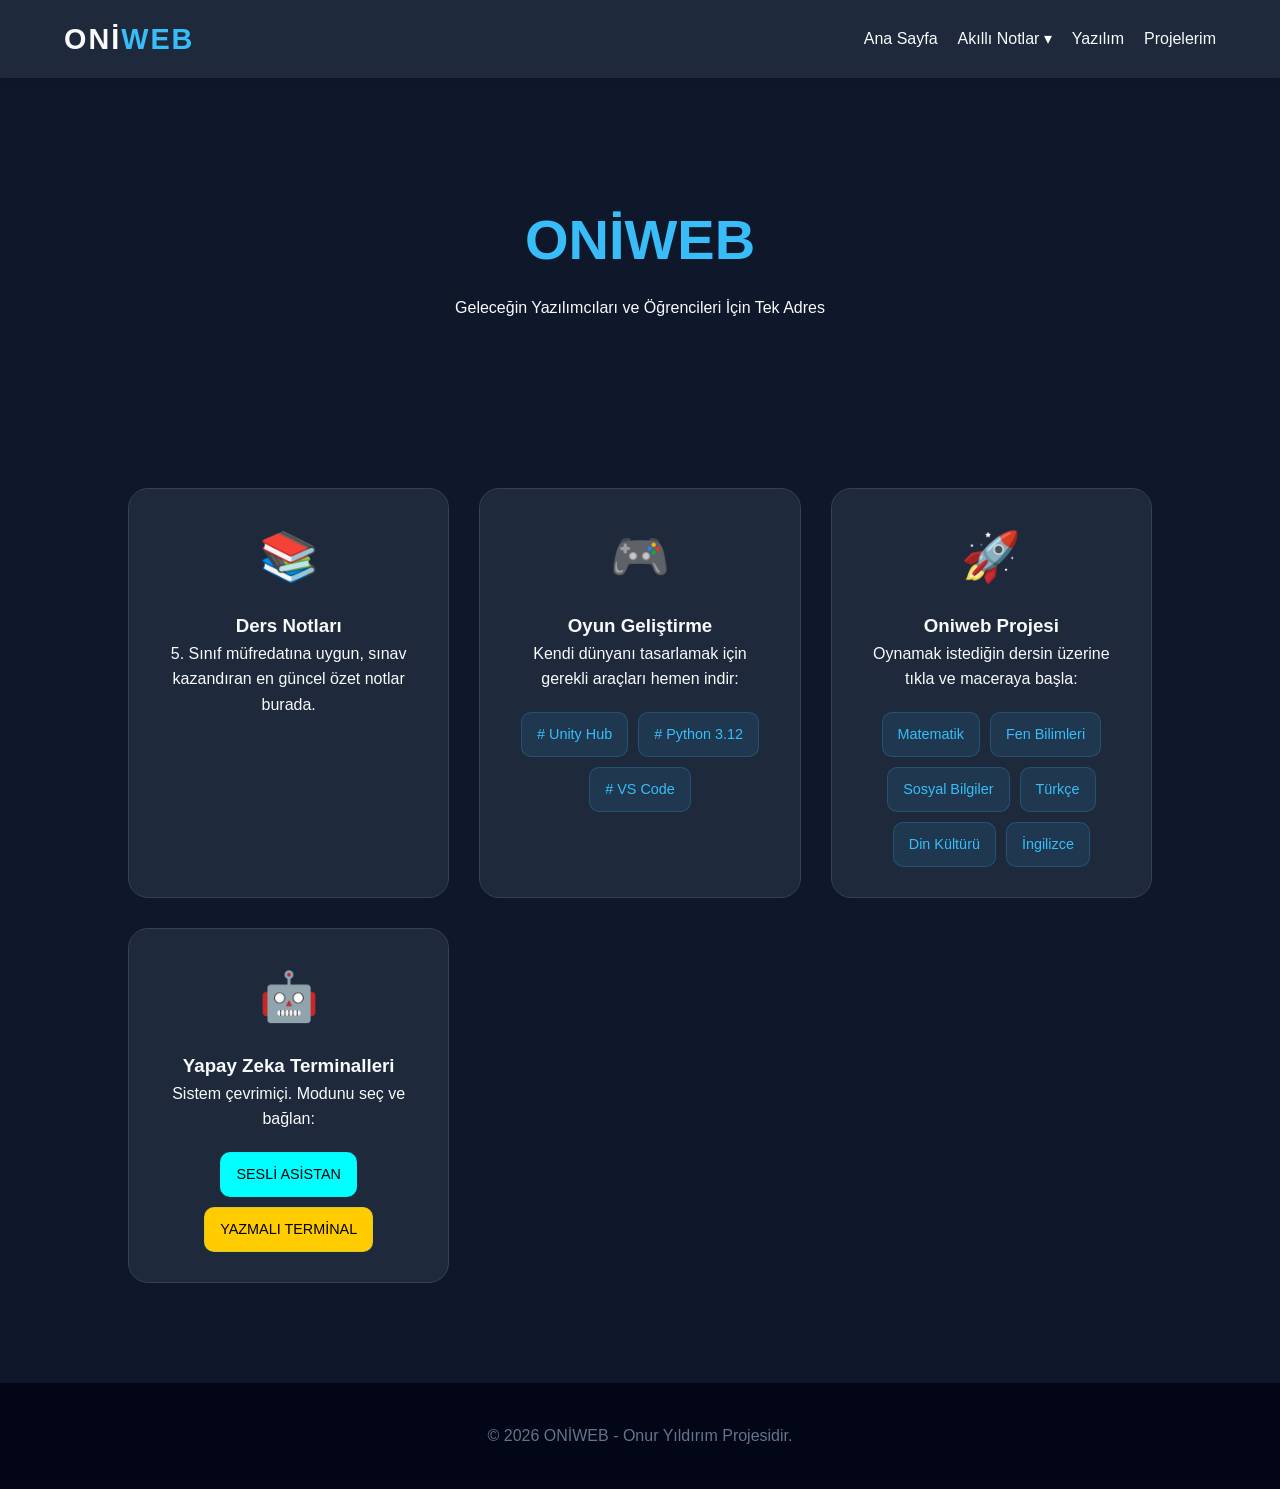
<file: index.html>
<!DOCTYPE html>
<html lang="tr">
<head>
    <meta charset="UTF-8">
    <meta name="viewport" content="width=device-width, initial-scale=1.0">
    <title>ONİWEB | Onur Yıldırım Yazılım & Eğitim Portalı</title>
    <link rel="stylesheet" href="style.css">
</head>
<body>

    <nav class="navbar">
        <div class="logo">ONİ<span>WEB</span></div>
        <ul class="nav-links">
            <li><a href="index.html">Ana Sayfa</a></li>
            <li class="dropdown">
                <button class="dropbtn" onclick="toggleDersler()">Akıllı Notlar ▾</button>
                <div id="dersListesi" class="dropdown-content">
                    <a href="matematik.html">Matematik</a>
                    <a href="sosyal.html">Sosyal Bilgiler</a>
                    <a href="fen.html">Fen Bilimleri</a>
                    <a href="turkce.html">Türkçe</a>
                    <a href="din.html">Din Kültürü</a>
                    <a href="ingilizce.html">İngilizce</a>
                </div>
            </li>
            <li><a href="#">Yazılım</a></li>
            <li><a href="#">Projelerim</a></li>
        </ul>
    </nav>

    <header class="hero">
        <div class="hero-content">
            <h1>ONİWEB</h1>
            <p>Geleceğin Yazılımcıları ve Öğrencileri İçin Tek Adres</p>
        </div>
    </header>

    <main class="main-content">
        
        <div class="feature-card">
            <span class="icon-box">📚</span>
            <h3>Ders Notları</h3>
            <p>5. Sınıf müfredatına uygun, sınav kazandıran en güncel özet notlar burada.</p>
        </div>

        <div class="feature-card">
            <span class="icon-box">🎮</span>
            <h3>Oyun Geliştirme</h3>
            <p>Kendi dünyanı tasarlamak için gerekli araçları hemen indir:</p>
            <div class="proje-dersleri">
                <a href="https://unity.com/download" target="_blank" class="link-unity"># Unity Hub</a>
                <a href="https://www.python.org/downloads/" target="_blank" class="link-python"># Python 3.12</a>
                <a href="https://code.visualstudio.com/" target="_blank" class="link-vscode"># VS Code</a>
            </div>
        </div>

        <div class="feature-card">
            <span class="icon-box">🚀</span>
            <h3>Oniweb Projesi</h3>
            <p>Oynamak istediğin dersin üzerine tıkla ve maceraya başla:</p>
            <div class="proje-dersleri">
                <a href="matematik-oyun.html">Matematik</a>
                <a href="fen-oyun.html">Fen Bilimleri</a>
                <a href="sosyal-oyun.html">Sosyal Bilgiler</a>
                <a href="turkce-oyun.html">Türkçe</a>
                <a href="din-oyun.html">Din Kültürü</a>
                <a href="ingilizce-oyun.html">İngilizce</a>
            </div>
        </div>

        <div class="feature-card">
            <span class="icon-box">🤖</span>
            <h3>Yapay Zeka Terminalleri</h3>
            <p>Sistem çevrimiçi. Modunu seç ve bağlan:</p>
            <div class="proje-dersleri">
                <a href="oniweb.html" style="background: #00ffff; color: #000;">SESLİ ASİSTAN</a>
                <a href="oniweb_os.html" style="background: #ffcc00; color: #000;">YAZMALI TERMİNAL</a>
            </div>
        </div>

    </main>

    <footer>
        <p>&copy; 2026 ONİWEB - Onur Yıldırım Projesidir.</p>
    </footer>

    <script>
        function toggleDersler() {
            document.getElementById("dersListesi").classList.toggle("show");
        }

        window.onclick = function(event) {
            if (!event.target.matches('.dropbtn')) {
                var dropdowns = document.getElementsByClassName("dropdown-content");
                for (var i = 0; i < dropdowns.length; i++) {
                    var openDropdown = dropdowns[i];
                    if (openDropdown.classList.contains('show')) {
                        openDropdown.classList.remove('show');
                    }
                }
            }
        }
    </script>
</body>
</html>
</file>
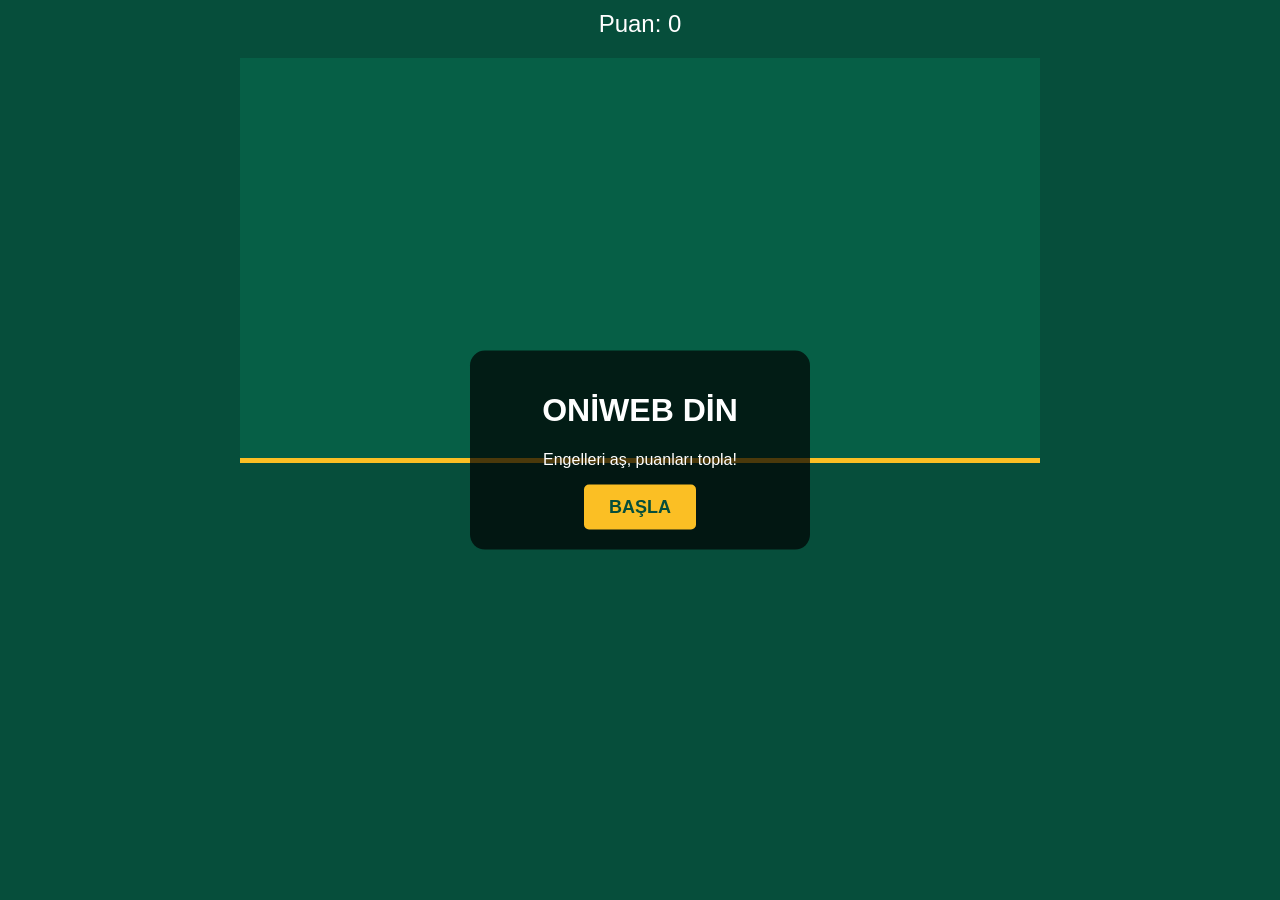
<file: din-oyun.html>
<!DOCTYPE html>
<html lang="tr">
<head>
    <meta charset="UTF-8">
    <meta name="viewport" content="width=device-width, initial-scale=1.0, maximum-scale=1.0, user-scalable=no">
    <title>ONİWEB DİN | Huzur Koşusu</title>
    <style>
        body { background: #064e3b; color: white; font-family: Arial; text-align: center; margin: 0; overflow: hidden; touch-action: manipulation; }
        /* Canvas'ı telefona sığacak şekilde ayarladım */
        canvas { background: #065f46; border-bottom: 5px solid #fbbf24; display: block; margin: 20px auto; max-width: 100%; height: auto; }
        .ui-layer { position: absolute; top: 50%; left: 50%; transform: translate(-50%, -50%); background: rgba(0,0,0,0.7); padding: 20px; border-radius: 15px; width: 80%; max-width: 300px; }
        .btn { background: #fbbf24; color: #064e3b; padding: 12px 25px; border: none; border-radius: 5px; font-weight: bold; cursor: pointer; font-size: 18px; }
    </style>
</head>
<body>
    <div id="score" style="font-size:24px; margin-top:10px;">Puan: 0</div>
    <canvas id="gameCanvas" width="800" height="400"></canvas>
    <div id="menu" class="ui-layer">
        <h1>ONİWEB DİN</h1>
        <p>Engelleri aş, puanları topla!</p>
        <button class="btn" onclick="startGame()" ontouchstart="startGame()">BAŞLA</button>
    </div>
    <script>
        const canvas = document.getElementById("gameCanvas");
        const ctx = canvas.getContext("2d");
        const menu = document.getElementById("menu");
        let score = 0, gameRunning = false;
        let player = { x: 50, y: 310, w: 40, h: 40, dy: 0, jumpForce: 12, gravity: 0.6, grounded: false };
        let obstacle = { x: 850, y: 310, w: 30, h: 40, speed: 7 };

        function update() {
            if (!gameRunning) return;
            player.dy += player.gravity; player.y += player.dy;
            if (player.y > 310) { player.y = 310; player.dy = 0; player.grounded = true; }
            obstacle.x -= obstacle.speed;
            if (obstacle.x < -30) { obstacle.x = 850; score++; document.getElementById("score").innerText = "Puan: " + score; }
            if (player.x < obstacle.x + 30 && player.x + 40 > obstacle.x && player.y + 40 > obstacle.y) { gameRunning = false; menu.style.display="block"; }
            ctx.clearRect(0, 0, 800, 400);
            ctx.fillStyle = "#34d399"; ctx.fillRect(player.x, player.y, 40, 40); // Senin karakterin
            ctx.fillStyle = "#fbbf24"; ctx.fillRect(obstacle.x, obstacle.y, 30, 40); // Senin engelin
            requestAnimationFrame(update);
        }

        function startGame() { 
            if(gameRunning) return;
            score = 0; 
            obstacle.x = 850; 
            gameRunning = true; 
            menu.style.display = "none"; 
            document.getElementById("score").innerText = "Puan: 0";
            update(); 
        }

        // Zıplama fonksiyonu
        function jump() {
            if (player.grounded && gameRunning) {
                player.dy = -12;
                player.grounded = false;
            }
        }

        // Klavye kontrolü
        window.addEventListener("keydown", (e) => { if (e.code === "Space") jump(); });

        // Dokunmatik kontrolü (Sadece zıplama ekledim, başka bir şey yok)
        window.addEventListener("touchstart", (e) => {
            if (gameRunning) {
                jump();
                if (e.target === canvas) e.preventDefault();
            }
        }, { passive: false });

    </script>
</body>
</html>
</file>
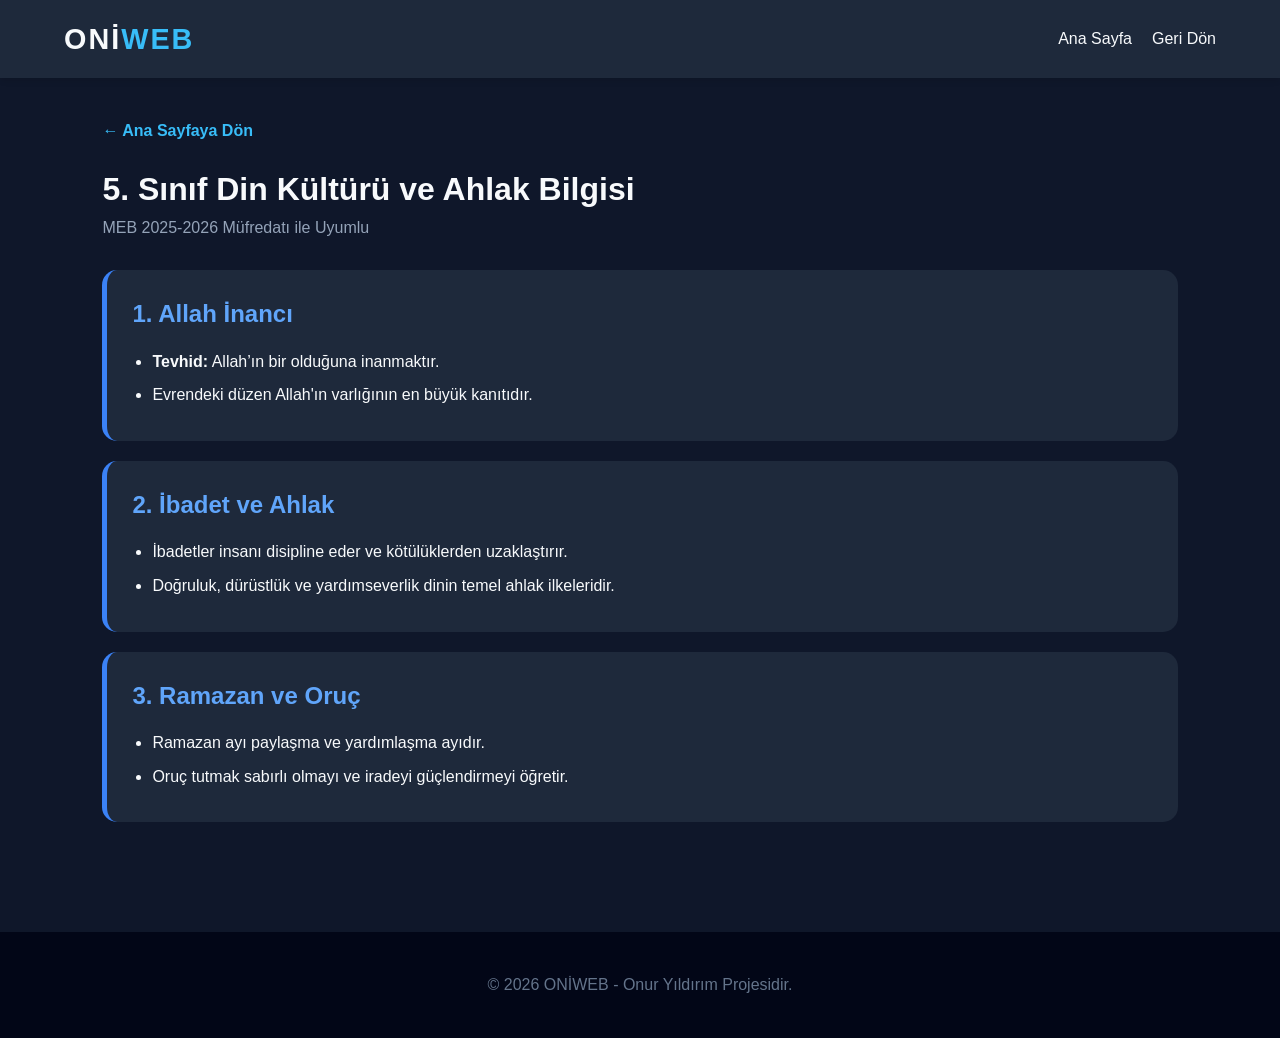
<file: din.html>
<!DOCTYPE html>
<html lang="tr">
<head>
    <meta charset="UTF-8">
    <meta name="viewport" content="width=device-width, initial-scale=1.0">
    <title>5. Sınıf Din Kültürü | ONİWEB</title>
    <link rel="stylesheet" href="style.css">
    <style>
        .not-container { padding: 40px 8%; }
        .not-section {
            background: #1e293b;
            padding: 25px;
            margin-bottom: 20px;
            border-radius: 15px;
            border-left: 5px solid #3b82f6; /* Din Kültürü için mavi vurgu */
        }
        .not-section h2 { color: #60a5fa; margin-bottom: 15px; }
        .not-section ul { padding-left: 20px; }
        .not-section li { margin-bottom: 8px; }
        .back-btn { display: inline-block; margin-bottom: 20px; color: #38bdf8; text-decoration: none; font-weight: bold; }
    </style>
</head>
<body>
    <nav class="navbar">
        <div class="logo">ONİ<span>WEB</span></div>
        <ul class="nav-links">
            <li><a href="index.html">Ana Sayfa</a></li>
            <li><a href="index.html">Geri Dön</a></li>
        </ul>
    </nav>

    <div class="not-container">
        <a href="index.html" class="back-btn">← Ana Sayfaya Dön</a>
        <h1>5. Sınıf Din Kültürü ve Ahlak Bilgisi</h1>
        <p style="color: #94a3b8; margin-bottom: 30px;">MEB 2025-2026 Müfredatı ile Uyumlu</p>

        <div class="not-section">
            <h2>1. Allah İnancı</h2>
            <ul>
                <li><strong>Tevhid:</strong> Allah’ın bir olduğuna inanmaktır.</li>
                <li>Evrendeki düzen Allah'ın varlığının en büyük kanıtıdır.</li>
            </ul>
        </div>

        <div class="not-section">
            <h2>2. İbadet ve Ahlak</h2>
            <ul>
                <li>İbadetler insanı disipline eder ve kötülüklerden uzaklaştırır.</li>
                <li>Doğruluk, dürüstlük ve yardımseverlik dinin temel ahlak ilkeleridir.</li>
            </ul>
        </div>

        <div class="not-section">
            <h2>3. Ramazan ve Oruç</h2>
            <ul>
                <li>Ramazan ayı paylaşma ve yardımlaşma ayıdır.</li>
                <li>Oruç tutmak sabırlı olmayı ve iradeyi güçlendirmeyi öğretir.</li>
            </ul>
        </div>
    </div>

    <footer>
        <p>&copy; 2026 ONİWEB - Onur Yıldırım Projesidir.</p>
    </footer>
</body>
</html>
</file>
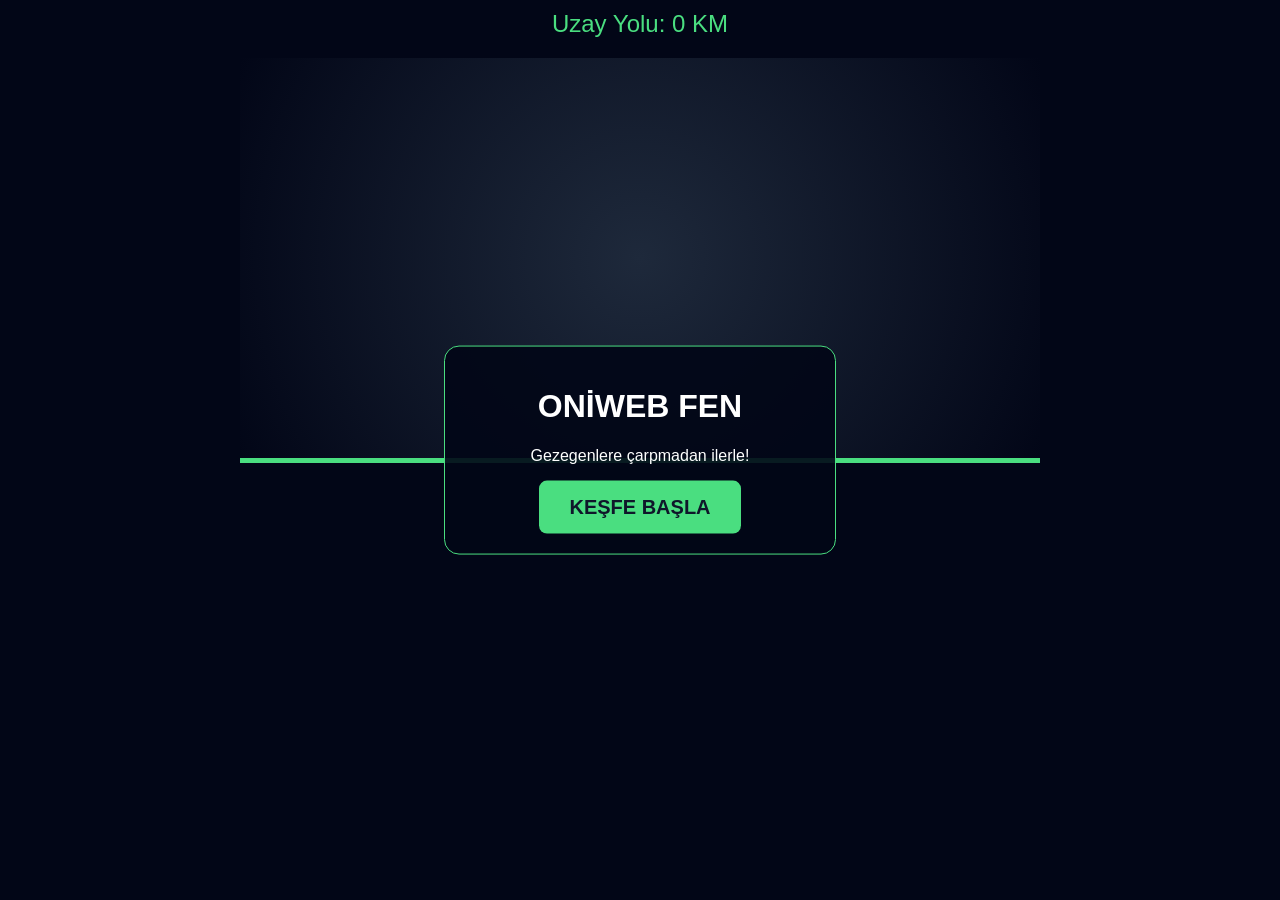
<file: fen-oyun.html>
<!DOCTYPE html>
<html lang="tr">
<head>
    <meta charset="UTF-8">
    <meta name="viewport" content="width=device-width, initial-scale=1.0, maximum-scale=1.0, user-scalable=no">
    <title>ONİWEB FEN | Gezegen Atlatma</title>
    <style>
        body { background: #020617; color: white; font-family: 'Segoe UI', Tahoma, Geneva, Verdana, sans-serif; text-align: center; margin: 0; overflow: hidden; touch-action: manipulation; }
        /* Canvas'ı mobil uyumlu yaptık */
        canvas { background: radial-gradient(circle, #1e293b 0%, #020617 100%); border-bottom: 5px solid #4ade80; display: block; margin: 20px auto; max-width: 100%; height: auto; }
        .ui-layer { position: absolute; top: 50%; left: 50%; transform: translate(-50%, -50%); width: 85%; max-width: 350px; background: rgba(2, 6, 23, 0.9); padding: 20px; border-radius: 15px; border: 1px solid #4ade80; }
        .btn { background: #4ade80; color: #0f172a; padding: 15px 30px; border: none; border-radius: 8px; font-weight: bold; cursor: pointer; font-size: 20px; transition: 0.3s; }
        .btn:hover { transform: scale(1.1); background: #22c55e; }
        #score { font-size: 24px; margin-top: 10px; color: #4ade80; }
    </style>
</head>
<body>

    <div id="score">Uzay Yolu: 0 KM</div>
    <canvas id="gameCanvas" width="800" height="400"></canvas>

    <div id="menu" class="ui-layer">
        <h1 id="title">ONİWEB FEN</h1>
        <p>Gezegenlere çarpmadan ilerle!</p>
        <button class="btn" onclick="startGame()" ontouchstart="startGame()">KEŞFE BAŞLA</button>
    </div>

    <script>
        const canvas = document.getElementById("gameCanvas");
        const ctx = canvas.getContext("2d");
        const scoreElement = document.getElementById("score");
        const menu = document.getElementById("menu");
        const title = document.getElementById("title");

        let score = 0;
        let gameRunning = false;
        
        let player = { x: 80, y: 310, w: 40, h: 40, dy: 0, jumpForce: 13, gravity: 0.7, grounded: false };
        let obstacle = { x: 850, y: 310, r: 20, speed: 8 };

        function drawPlayer() {
            ctx.fillStyle = "#38bdf8"; 
            ctx.shadowBlur = 15;
            ctx.shadowColor = "#38bdf8";
            ctx.fillRect(player.x, player.y, player.w, player.h);
            ctx.shadowBlur = 0;
        }

        function drawObstacle() {
            ctx.beginPath();
            ctx.arc(obstacle.x, obstacle.y + 20, obstacle.r, 0, Math.PI * 2);
            ctx.fillStyle = "#fb923c"; 
            ctx.shadowBlur = 20;
            ctx.shadowColor = "#fb923c";
            ctx.fill();
            ctx.closePath();
            ctx.shadowBlur = 0;
        }

        function update() {
            if (!gameRunning) return;

            player.dy += player.gravity;
            player.y += player.dy;

            if (player.y > 310) {
                player.y = 310;
                player.dy = 0;
                player.grounded = true;
            }

            obstacle.x -= obstacle.speed;
            if (obstacle.x < -50) {
                obstacle.x = 900 + Math.random() * 300;
                score += 10;
                scoreElement.innerText = "Uzay Yolu: " + score + " KM";
                obstacle.speed += 0.25;
            }

            let dx = player.x + 20 - obstacle.x;
            let dy = player.y + 20 - (obstacle.y + 20);
            let distance = Math.sqrt(dx * dx + dy * dy);

            if (distance < 35) {
                gameOver();
            }

            ctx.clearRect(0, 0, canvas.width, canvas.height);
            
            ctx.fillStyle = "white";
            for(let i=0; i<10; i++) {
                ctx.fillRect(Math.random()*800, Math.random()*400, 2, 2);
            }

            drawPlayer();
            drawObstacle();
            requestAnimationFrame(update);
        }

        function startGame() {
            if(gameRunning) return;
            score = 0;
            obstacle.speed = 8;
            obstacle.x = 900;
            player.y = 310;
            gameRunning = true;
            menu.style.display = "none";
            scoreElement.innerText = "Uzay Yolu: 0 KM";
            update();
        }

        function gameOver() {
            gameRunning = false;
            menu.style.display = "block";
            title.innerText = "GÖREV BAŞARISIZ!";
            document.querySelector(".btn").innerText = "ÜSSE DÖN VE TEKRAR DENE";
        }

        // ZIPLAMA FONKSİYONU
        function jump() {
            if (player.grounded && gameRunning) {
                player.dy = -player.jumpForce;
                player.grounded = false;
            }
        }

        // Klavye Kontrolü
        window.addEventListener("keydown", (e) => {
            if (e.code === "Space") jump();
        });

        // Dokunmatik Kontrolü (Babanın telefonu için)
        window.addEventListener("touchstart", (e) => {
            if (gameRunning) {
                jump();
                if (e.target === canvas) e.preventDefault();
            }
        }, { passive: false });

    </script>
</body>
</html>
</file>
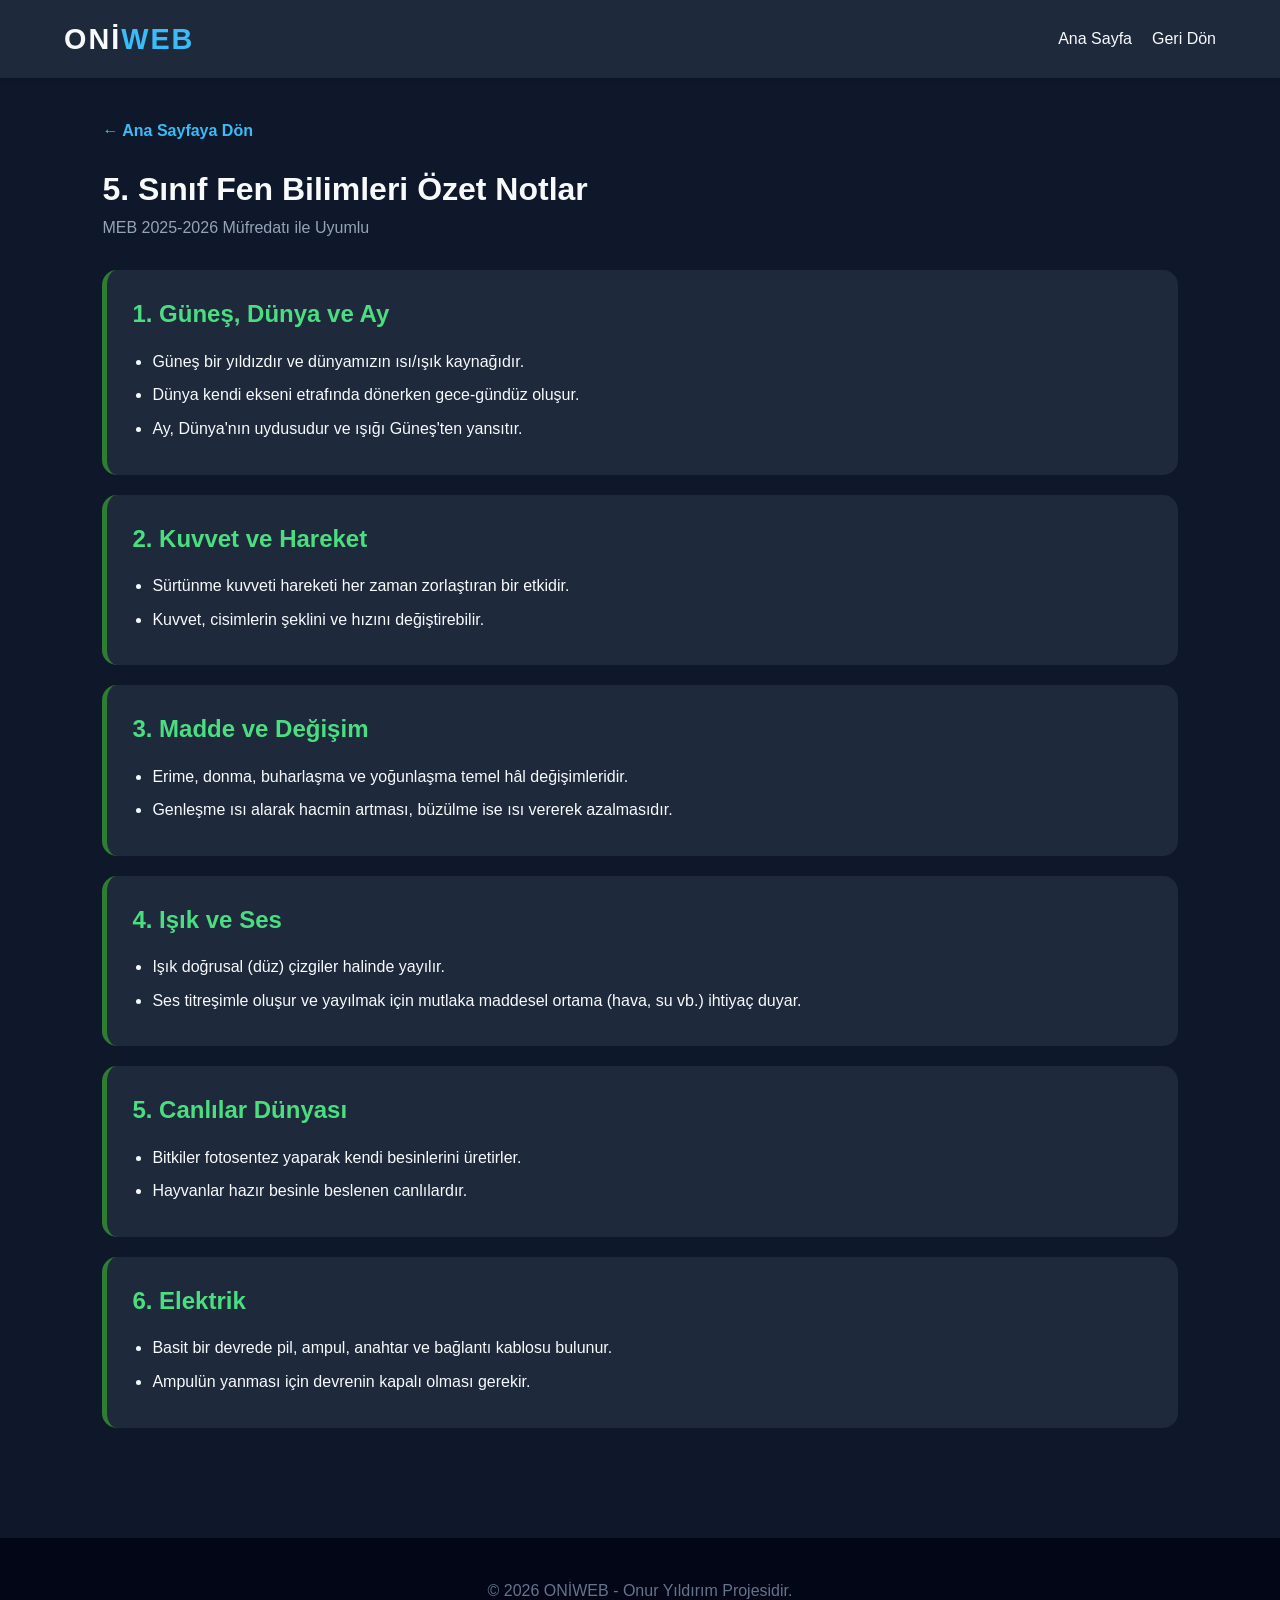
<file: fen.html>
<!DOCTYPE html>
<html lang="tr">
<head>
    <meta charset="UTF-8">
    <meta name="viewport" content="width=device-width, initial-scale=1.0">
    <title>5. Sınıf Fen Bilimleri | ONİWEB</title>
    <link rel="stylesheet" href="style.css">
    <style>
        .not-container { padding: 40px 8%; }
        .not-section {
            background: #1e293b;
            padding: 25px;
            margin-bottom: 20px;
            border-radius: 15px;
            border-left: 5px solid #2e7d32; /* Fen için yeşil vurgu */
        }
        .not-section h2 { color: #4ade80; margin-bottom: 15px; }
        .not-section ul { padding-left: 20px; }
        .not-section li { margin-bottom: 8px; }
        .back-btn {
            display: inline-block;
            margin-bottom: 20px;
            color: #38bdf8;
            text-decoration: none;
            font-weight: bold;
        }
    </style>
</head>
<body>

    <nav class="navbar">
        <div class="logo">ONİ<span>WEB</span></div>
        <ul class="nav-links">
            <li><a href="index.html">Ana Sayfa</a></li>
            <li><a href="index.html">Geri Dön</a></li>
        </ul>
    </nav>

    <div class="not-container">
        <a href="index.html" class="back-btn">← Ana Sayfaya Dön</a>
        <h1>5. Sınıf Fen Bilimleri Özet Notlar</h1>
        <p style="color: #94a3b8; margin-bottom: 30px;">MEB 2025-2026 Müfredatı ile Uyumlu</p>

        <div class="not-section">
            <h2>1. Güneş, Dünya ve Ay</h2>
            <ul>
                <li>Güneş bir yıldızdır ve dünyamızın ısı/ışık kaynağıdır.</li>
                <li>Dünya kendi ekseni etrafında dönerken gece-gündüz oluşur.</li>
                <li>Ay, Dünya'nın uydusudur ve ışığı Güneş'ten yansıtır.</li>
            </ul>
        </div>

        <div class="not-section">
            <h2>2. Kuvvet ve Hareket</h2>
            <ul>
                <li>Sürtünme kuvveti hareketi her zaman zorlaştıran bir etkidir.</li>
                <li>Kuvvet, cisimlerin şeklini ve hızını değiştirebilir.</li>
            </ul>
        </div>

        <div class="not-section">
            <h2>3. Madde ve Değişim</h2>
            <ul>
                <li>Erime, donma, buharlaşma ve yoğunlaşma temel hâl değişimleridir.</li>
                <li>Genleşme ısı alarak hacmin artması, büzülme ise ısı vererek azalmasıdır.</li>
            </ul>
        </div>

        <div class="not-section">
            <h2>4. Işık ve Ses</h2>
            <ul>
                <li>Işık doğrusal (düz) çizgiler halinde yayılır.</li>
                <li>Ses titreşimle oluşur ve yayılmak için mutlaka maddesel ortama (hava, su vb.) ihtiyaç duyar.</li>
            </ul>
        </div>

        <div class="not-section">
            <h2>5. Canlılar Dünyası</h2>
            <ul>
                <li>Bitkiler fotosentez yaparak kendi besinlerini üretirler.</li>
                <li>Hayvanlar hazır besinle beslenen canlılardır.</li>
            </ul>
        </div>

        <div class="not-section">
            <h2>6. Elektrik</h2>
            <ul>
                <li>Basit bir devrede pil, ampul, anahtar ve bağlantı kablosu bulunur.</li>
                <li>Ampulün yanması için devrenin kapalı olması gerekir.</li>
            </ul>
        </div>
    </div>

    <footer>
        <p>&copy; 2026 ONİWEB - Onur Yıldırım Projesidir.</p>
    </footer>

</body>
</html>
</file>
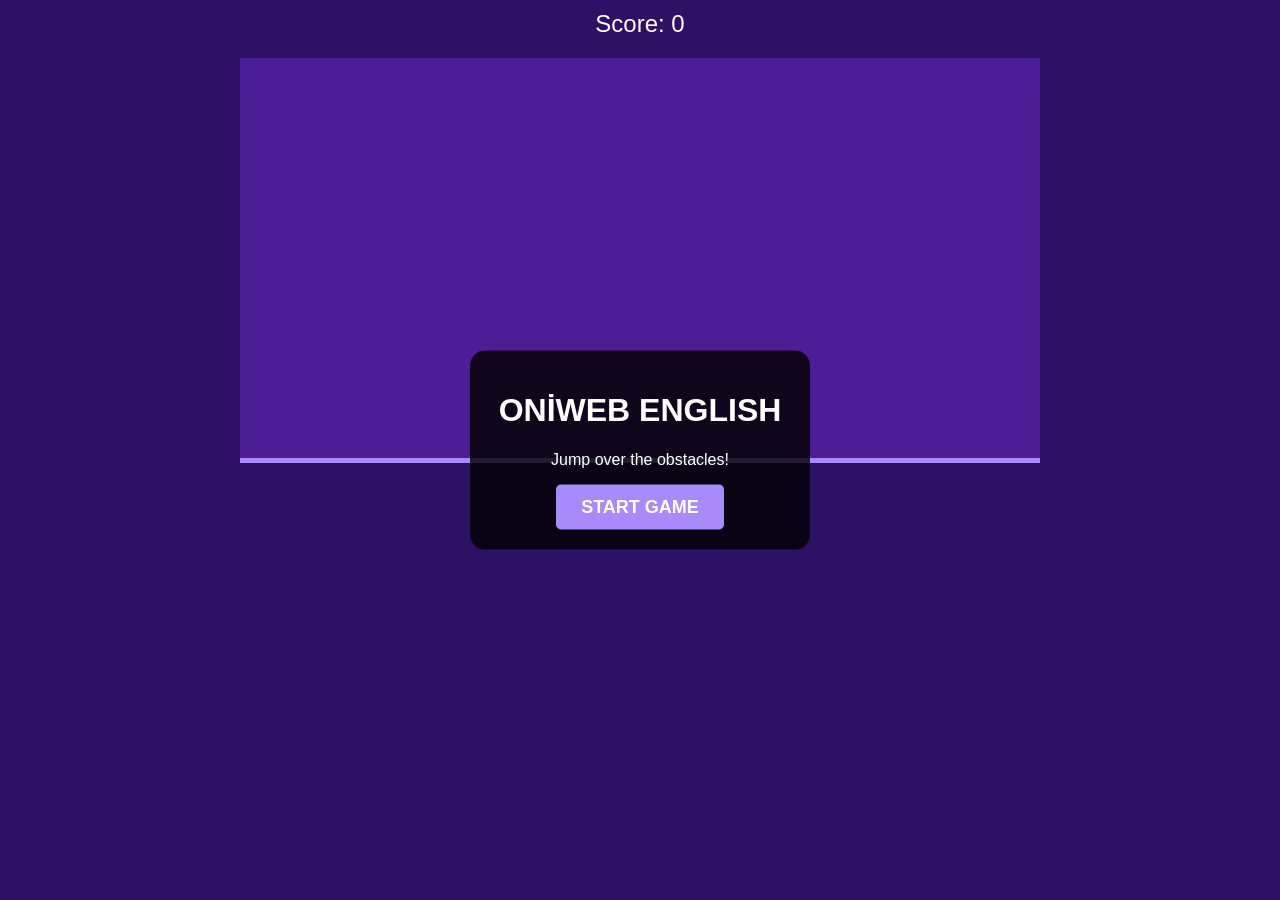
<file: ingilizce-oyun.html>
<!DOCTYPE html>
<html lang="tr">
<head>
    <meta charset="UTF-8">
    <meta name="viewport" content="width=device-width, initial-scale=1.0, maximum-scale=1.0, user-scalable=no">
    <title>ONİWEB İNGİLİZCE | English Run</title>
    <style>
        body { background: #2e1065; color: white; font-family: Arial; text-align: center; margin: 0; overflow: hidden; touch-action: manipulation; }
        /* Canvas'ı mobil uyumlu yaptım */
        canvas { background: #4c1d95; border-bottom: 5px solid #a78bfa; display: block; margin: 20px auto; max-width: 100%; height: auto; }
        .ui-layer { position: absolute; top: 50%; left: 50%; transform: translate(-50%, -50%); background: rgba(0,0,0,0.8); padding: 20px; border-radius: 15px; width: 80%; max-width: 300px; }
        .btn { background: #a78bfa; color: white; padding: 12px 25px; border: none; border-radius: 5px; font-weight: bold; cursor: pointer; font-size: 18px; }
    </style>
</head>
<body>
    <div id="score" style="font-size:24px; margin-top:10px;">Score: 0</div>
    <canvas id="gameCanvas" width="800" height="400"></canvas>
    <div id="menu" class="ui-layer">
        <h1>ONİWEB ENGLISH</h1>
        <p>Jump over the obstacles!</p>
        <button class="btn" onclick="startGame()" ontouchstart="startGame()">START GAME</button>
    </div>
    <script>
        const canvas = document.getElementById("gameCanvas");
        const ctx = canvas.getContext("2d");
        const menu = document.getElementById("menu");
        let score = 0, gameRunning = false;
        let player = { x: 50, y: 310, w: 40, h: 40, dy: 0, jumpForce: 12, gravity: 0.6, grounded: false };
        let obstacle = { x: 850, y: 310, w: 30, h: 50, speed: 7.5 };

        function update() {
            if (!gameRunning) return;
            player.dy += player.gravity; player.y += player.dy;
            if (player.y > 310) { player.y = 310; player.dy = 0; player.grounded = true; }
            obstacle.x -= obstacle.speed;
            if (obstacle.x < -30) { obstacle.x = 850; score++; document.getElementById("score").innerText = "Score: " + score; }
            if (player.x < obstacle.x + 30 && player.x + 40 > obstacle.x && player.y + 40 > obstacle.y) { gameRunning = false; menu.style.display="block"; }
            ctx.clearRect(0, 0, 800, 400);
            ctx.fillStyle = "#ddd6fe"; ctx.fillRect(player.x, player.y, 40, 40);
            ctx.fillStyle = "#c4b5fd"; ctx.fillRect(obstacle.x, obstacle.y, 30, 50);
            requestAnimationFrame(update);
        }

        function startGame() { 
            if(gameRunning) return;
            score = 0; 
            document.getElementById("score").innerText = "Score: 0";
            obstacle.x = 850; 
            gameRunning = true; 
            menu.style.display = "none"; 
            update(); 
        }

        // ZIPLAMA FONKSİYONU
        function jump() {
            if (player.grounded && gameRunning) {
                player.dy = -12;
                player.grounded = false;
            }
        }

        // KLAVYE KONTROLÜ
        window.addEventListener("keydown", (e) => { 
            if (e.code === "Space") jump(); 
        });

        // DOKUNMATİK KONTROLÜ (Babanın telefonu için)
        window.addEventListener("touchstart", (e) => {
            // Eğer oyun başlamışsa zıpla
            if (gameRunning) {
                jump();
                e.preventDefault(); 
            }
        }, { passive: false });

    </script>
</body>
</html>
</file>
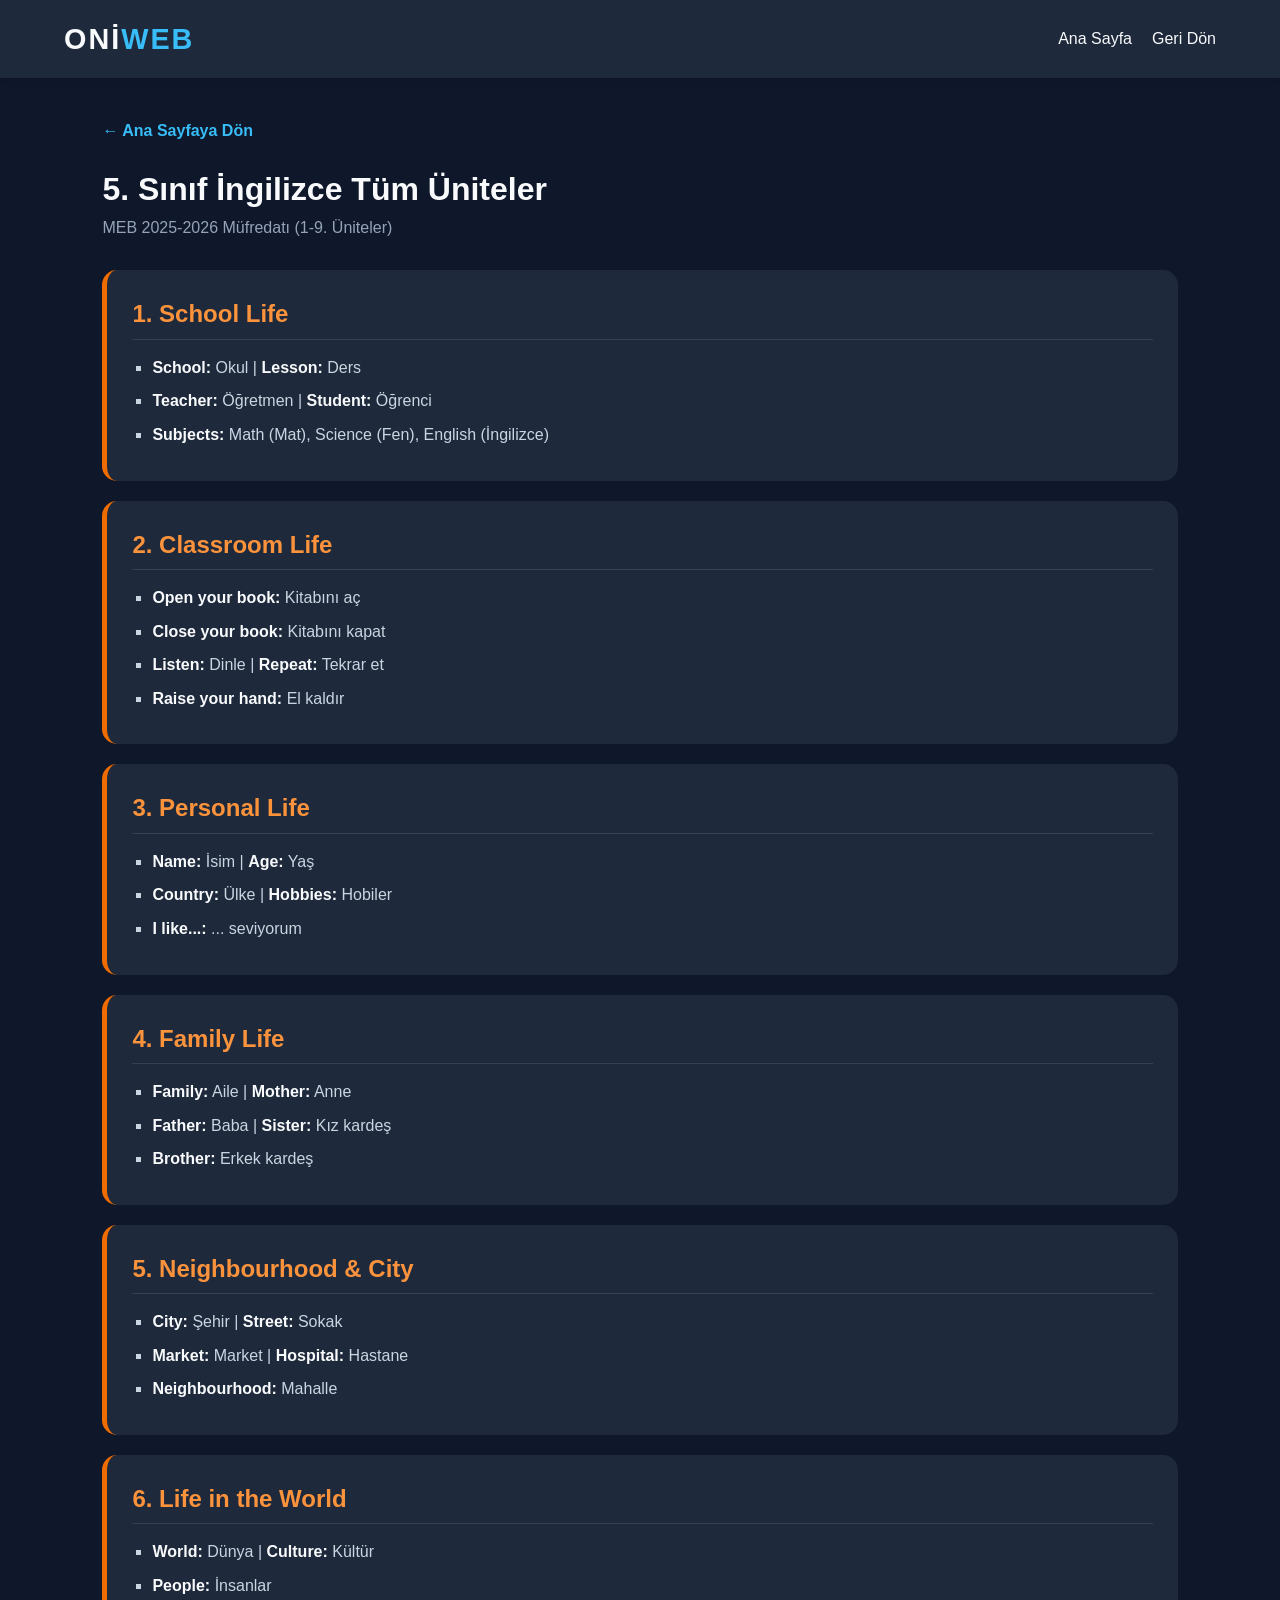
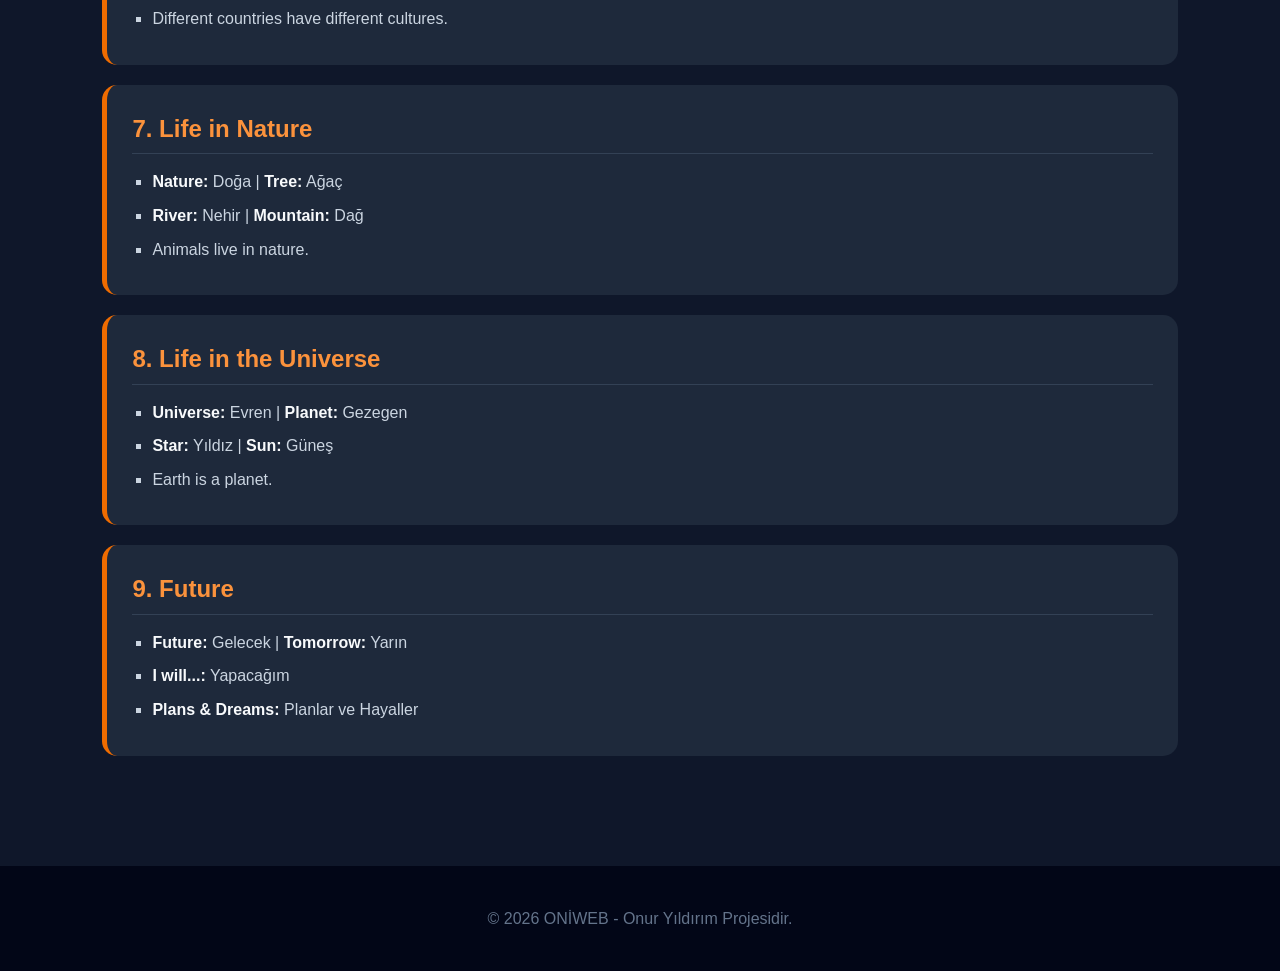
<file: ingilizce.html>
<!DOCTYPE html>
<html lang="tr">
<head>
    <meta charset="UTF-8">
    <meta name="viewport" content="width=device-width, initial-scale=1.0">
    <title>5. Sınıf İngilizce | ONİWEB</title>
    <link rel="stylesheet" href="style.css">
    <style>
        .not-container { padding: 40px 8%; }
        .not-section {
            background: #1e293b;
            padding: 25px;
            margin-bottom: 20px;
            border-radius: 15px;
            border-left: 5px solid #ef6c00;
        }
        .not-section h2 { color: #fb923c; margin-bottom: 15px; border-bottom: 1px solid #334155; padding-bottom: 5px; }
        .not-section ul { padding-left: 20px; list-style-type: square; }
        .not-section li { margin-bottom: 8px; color: #cbd5e1; }
        .not-section li strong { color: #f8fafc; }
        .back-btn { display: inline-block; margin-bottom: 20px; color: #38bdf8; text-decoration: none; font-weight: bold; }
    </style>
</head>
<body>
    <nav class="navbar">
        <div class="logo">ONİ<span>WEB</span></div>
        <ul class="nav-links">
            <li><a href="index.html">Ana Sayfa</a></li>
            <li><a href="index.html">Geri Dön</a></li>
        </ul>
    </nav>

    <div class="not-container">
        <a href="index.html" class="back-btn">← Ana Sayfaya Dön</a>
        <h1>5. Sınıf İngilizce Tüm Üniteler</h1>
        <p style="color: #94a3b8; margin-bottom: 30px;">MEB 2025-2026 Müfredatı (1-9. Üniteler)</p>

        <!-- 1. Ünite -->
        <div class="not-section">
            <h2>1. School Life</h2>
            <ul>
                <li><strong>School:</strong> Okul | <strong>Lesson:</strong> Ders</li>
                <li><strong>Teacher:</strong> Öğretmen | <strong>Student:</strong> Öğrenci</li>
                <li><strong>Subjects:</strong> Math (Mat), Science (Fen), English (İngilizce)</li>
            </ul>
        </div>

        <!-- 2. Ünite -->
        <div class="not-section">
            <h2>2. Classroom Life</h2>
            <ul>
                <li><strong>Open your book:</strong> Kitabını aç</li>
                <li><strong>Close your book:</strong> Kitabını kapat</li>
                <li><strong>Listen:</strong> Dinle | <strong>Repeat:</strong> Tekrar et</li>
                <li><strong>Raise your hand:</strong> El kaldır</li>
            </ul>
        </div>

        <!-- 3. Ünite -->
        <div class="not-section">
            <h2>3. Personal Life</h2>
            <ul>
                <li><strong>Name:</strong> İsim | <strong>Age:</strong> Yaş</li>
                <li><strong>Country:</strong> Ülke | <strong>Hobbies:</strong> Hobiler</li>
                <li><strong>I like...:</strong> ... seviyorum</li>
            </ul>
        </div>

        <!-- 4. Ünite -->
        <div class="not-section">
            <h2>4. Family Life</h2>
            <ul>
                <li><strong>Family:</strong> Aile | <strong>Mother:</strong> Anne</li>
                <li><strong>Father:</strong> Baba | <strong>Sister:</strong> Kız kardeş</li>
                <li><strong>Brother:</strong> Erkek kardeş</li>
            </ul>
        </div>

        <!-- 5. Ünite -->
        <div class="not-section">
            <h2>5. Neighbourhood & City</h2>
            <ul>
                <li><strong>City:</strong> Şehir | <strong>Street:</strong> Sokak</li>
                <li><strong>Market:</strong> Market | <strong>Hospital:</strong> Hastane</li>
                <li><strong>Neighbourhood:</strong> Mahalle</li>
            </ul>
        </div>

        <!-- 6. Ünite -->
        <div class="not-section">
            <h2>6. Life in the World</h2>
            <ul>
                <li><strong>World:</strong> Dünya | <strong>Culture:</strong> Kültür</li>
                <li><strong>People:</strong> İnsanlar</li>
                <li>Different countries have different cultures.</li>
            </ul>
        </div>

        <!-- 7. Ünite -->
        <div class="not-section">
            <h2>7. Life in Nature</h2>
            <ul>
                <li><strong>Nature:</strong> Doğa | <strong>Tree:</strong> Ağaç</li>
                <li><strong>River:</strong> Nehir | <strong>Mountain:</strong> Dağ</li>
                <li>Animals live in nature.</li>
            </ul>
        </div>

        <!-- 8. Ünite -->
        <div class="not-section">
            <h2>8. Life in the Universe</h2>
            <ul>
                <li><strong>Universe:</strong> Evren | <strong>Planet:</strong> Gezegen</li>
                <li><strong>Star:</strong> Yıldız | <strong>Sun:</strong> Güneş</li>
                <li>Earth is a planet.</li>
            </ul>
        </div>

        <!-- 9. Ünite -->
        <div class="not-section">
            <h2>9. Future</h2>
            <ul>
                <li><strong>Future:</strong> Gelecek | <strong>Tomorrow:</strong> Yarın</li>
                <li><strong>I will...:</strong> Yapacağım</li>
                <li><strong>Plans & Dreams:</strong> Planlar ve Hayaller</li>
            </ul>
        </div>
    </div>

    <footer>
        <p>&copy; 2026 ONİWEB - Onur Yıldırım Projesidir.</p>
    </footer>
</body>
</html>
</file>
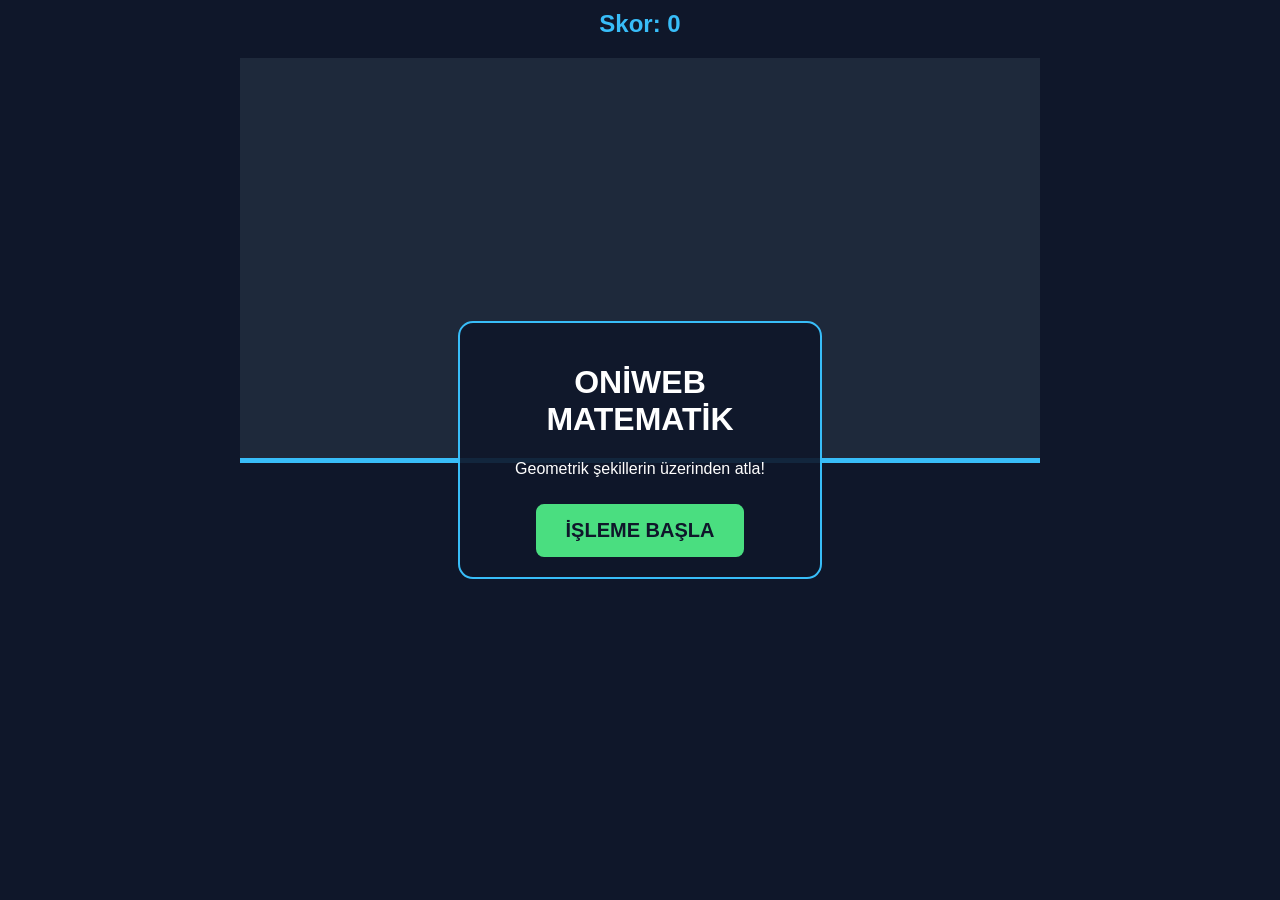
<file: matematik-oyun.html>
<!DOCTYPE html>
<html lang="tr">
<head>
    <meta charset="UTF-8">
    <meta name="viewport" content="width=device-width, initial-scale=1.0, maximum-scale=1.0, user-scalable=no">
    <title>ONİWEB MATEMATİK | OYUN</title>
    <style>
        body { background: #0f172a; color: white; font-family: Arial, sans-serif; text-align: center; margin: 0; overflow: hidden; touch-action: manipulation; }
        canvas { background: #1e293b; border-bottom: 5px solid #38bdf8; display: block; margin: 20px auto; max-width: 100%; height: auto; }
        .ui-layer { position: absolute; top: 50%; left: 50%; transform: translate(-50%, -50%); width: 80%; max-width: 320px; background: rgba(15, 23, 42, 0.9); padding: 20px; border-radius: 15px; border: 2px solid #38bdf8; }
        .btn { background: #4ade80; color: #0f172a; padding: 15px 30px; border: none; border-radius: 8px; font-weight: bold; cursor: pointer; font-size: 20px; margin-top: 10px; }
        #score { font-size: 24px; margin-top: 10px; color: #38bdf8; font-weight: bold; }
    </style>
</head>
<body>

    <div id="score">Skor: 0</div>
    <canvas id="gameCanvas" width="800" height="400"></canvas>

    <div id="menu" class="ui-layer">
        <h1 id="title">ONİWEB MATEMATİK</h1>
        <p id="desc">Geometrik şekillerin üzerinden atla!</p>
        <button class="btn" onclick="startGame()" ontouchstart="startGame()">İŞLEME BAŞLA</button>
    </div>

    <script>
        const canvas = document.getElementById("gameCanvas");
        const ctx = canvas.getContext("2d");
        const scoreElement = document.getElementById("score");
        const menu = document.getElementById("menu");
        const title = document.getElementById("title");
        const desc = document.getElementById("desc");

        let score = 0;
        let gameRunning = false;
        let player = { x: 50, y: 310, w: 45, h: 45, dy: 0, jumpForce: 12, gravity: 0.6, grounded: false };
        let obstacle = { x: 800, y: 310, w: 40, h: 40, speed: 7, type: 'kare' };

        function drawPlayer() {
            // Mavi Karakter
            ctx.fillStyle = "#38bdf8";
            ctx.fillRect(player.x, player.y, player.w, player.h);
            // Üzerine küçük bir artı işareti (+)
            ctx.fillStyle = "white";
            ctx.font = "bold 20px Arial";
            ctx.fillText("+", player.x + 15, player.y + 30);
        }

        function drawObstacle() {
            ctx.fillStyle = "#ff5252";
            // Kırmızı Engel (Üçgen veya Kare olarak değişir)
            if (score % 2 === 0) {
                ctx.fillRect(obstacle.x, obstacle.y, obstacle.w, obstacle.h);
            } else {
                ctx.beginPath();
                ctx.moveTo(obstacle.x, obstacle.y + 40);
                ctx.lineTo(obstacle.x + 20, obstacle.y);
                ctx.lineTo(obstacle.x + 40, obstacle.y + 40);
                ctx.fill();
            }
        }

        function update() {
            if (!gameRunning) return;

            player.dy += player.gravity;
            player.y += player.dy;

            if (player.y > 310) {
                player.y = 310;
                player.dy = 0;
                player.grounded = true;
            }

            obstacle.x -= obstacle.speed;
            if (obstacle.x < -40) {
                obstacle.x = 800 + Math.random() * 300;
                score++;
                scoreElement.innerText = "Skor: " + score;
                obstacle.speed += 0.2;
            }

            // Çarpışma Kontrolü
            if (player.x < obstacle.x + 35 &&
                player.x + 35 > obstacle.x &&
                player.y + 35 > obstacle.y) {
                gameOver();
            }

            ctx.clearRect(0, 0, canvas.width, canvas.height);
            drawPlayer();
            drawObstacle();
            requestAnimationFrame(update);
        }

        function startGame() {
            if(gameRunning) return;
            score = 0;
            obstacle.speed = 7;
            obstacle.x = 800;
            player.y = 310;
            gameRunning = true;
            menu.style.display = "none";
            scoreElement.innerText = "Skor: 0";
            update();
        }

        function gameOver() {
            gameRunning = false;
            menu.style.display = "block";
            title.innerText = "HESAP HATASI!";
            desc.innerText = "Şekillere çarpmadan devam etmelisin.";
            document.querySelector(".btn").innerText = "TEKRAR ÇÖZ";
        }

        function jump() {
            if (player.grounded && gameRunning) {
                player.dy = -player.jumpForce;
                player.grounded = false;
            }
        }

        window.addEventListener("keydown", (e) => {
            if (e.code === "Space") jump();
        });

        window.addEventListener("touchstart", (e) => {
            if (gameRunning) {
                jump();
                if (e.target === canvas) e.preventDefault();
            }
        }, { passive: false });

    </script>
</body>
</html>
</file>
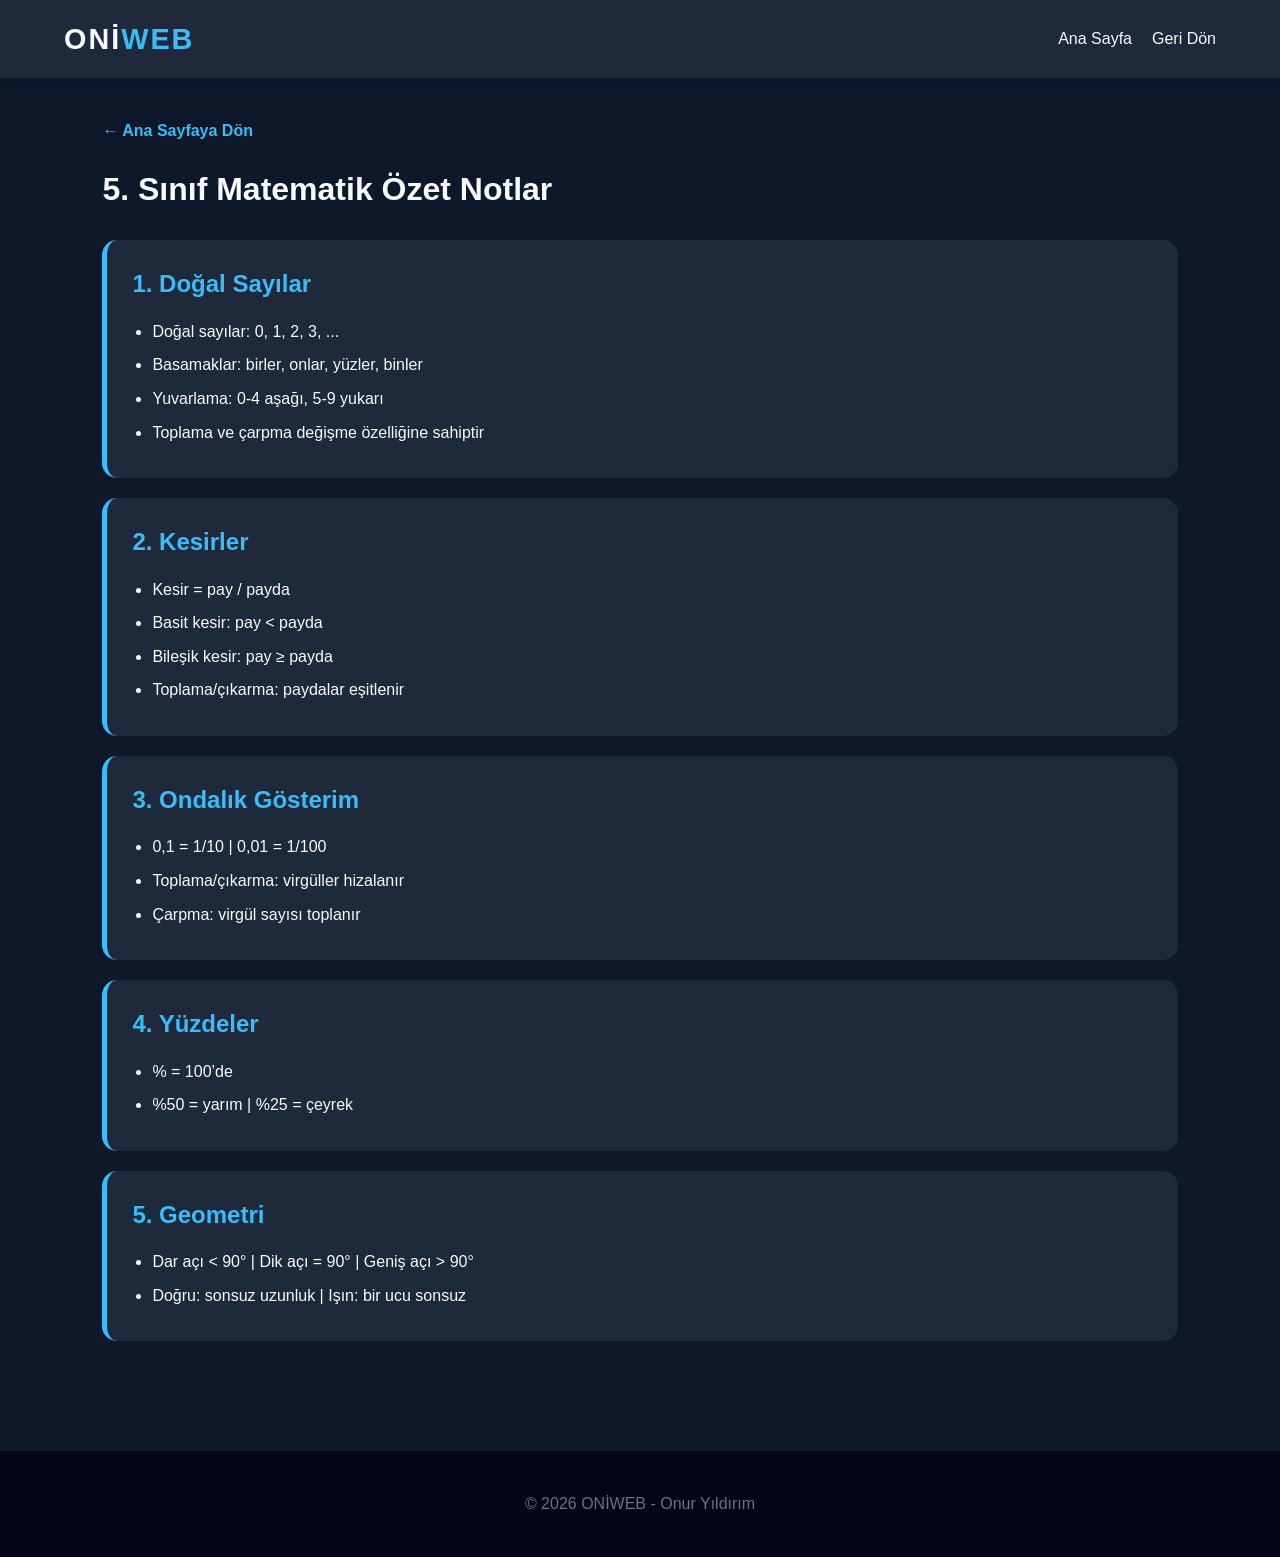
<file: matematik.html>
<!DOCTYPE html>
<html lang="tr">
<head>
    <meta charset="UTF-8">
    <meta name="viewport" content="width=device-width, initial-scale=1.0">
    <title>5. Sınıf Matematik Notları | ONİWEB</title>
    <link rel="stylesheet" href="style.css">
    <style>
        /* Bu sayfaya özel ekstra stil */
        .not-container {
            padding: 40px 8%;
        }
        .not-section {
            background: #1e293b;
            padding: 25px;
            margin-bottom: 20px;
            border-radius: 15px;
            border-left: 5px solid #38bdf8;
        }
        .not-section h2 {
            color: #38bdf8;
            margin-bottom: 15px;
        }
        .not-section ul {
            padding-left: 20px;
        }
        .not-section li {
            margin-bottom: 8px;
        }
        .back-btn {
            display: inline-block;
            margin-bottom: 20px;
            color: #38bdf8;
            text-decoration: none;
            font-weight: bold;
        }
    </style>
</head>
<body>

    <nav class="navbar">
        <div class="logo">ONİ<span>WEB</span></div>
        <ul class="nav-links">
            <li><a href="index.html">Ana Sayfa</a></li>
            <li><a href="index.html">Geri Dön</a></li>
        </ul>
    </nav>

    <div class="not-container">
        <a href="index.html" class="back-btn">← Ana Sayfaya Dön</a>
        <h1>5. Sınıf Matematik Özet Notlar</h1>
        <br>

        <div class="not-section">
            <h2>1. Doğal Sayılar</h2>
            <ul>
                <li>Doğal sayılar: 0, 1, 2, 3, ...</li>
                <li>Basamaklar: birler, onlar, yüzler, binler</li>
                <li>Yuvarlama: 0-4 aşağı, 5-9 yukarı</li>
                <li>Toplama ve çarpma değişme özelliğine sahiptir</li>
            </ul>
        </div>

        <div class="not-section">
            <h2>2. Kesirler</h2>
            <ul>
                <li>Kesir = pay / payda</li>
                <li>Basit kesir: pay < payda</li>
                <li>Bileşik kesir: pay ≥ payda</li>
                <li>Toplama/çıkarma: paydalar eşitlenir</li>
            </ul>
        </div>

        <div class="not-section">
            <h2>3. Ondalık Gösterim</h2>
            <ul>
                <li>0,1 = 1/10 | 0,01 = 1/100</li>
                <li>Toplama/çıkarma: virgüller hizalanır</li>
                <li>Çarpma: virgül sayısı toplanır</li>
            </ul>
        </div>

        <div class="not-section">
            <h2>4. Yüzdeler</h2>
            <ul>
                <li>% = 100’de</li>
                <li>%50 = yarım | %25 = çeyrek</li>
            </ul>
        </div>

        <div class="not-section">
            <h2>5. Geometri</h2>
            <ul>
                <li>Dar açı < 90° | Dik açı = 90° | Geniş açı > 90°</li>
                <li>Doğru: sonsuz uzunluk | Işın: bir ucu sonsuz</li>
            </ul>
        </div>
    </div>

    <footer>
        <p>&copy; 2026 ONİWEB - Onur Yıldırım</p>
    </footer>

</body>
</html>
</file>
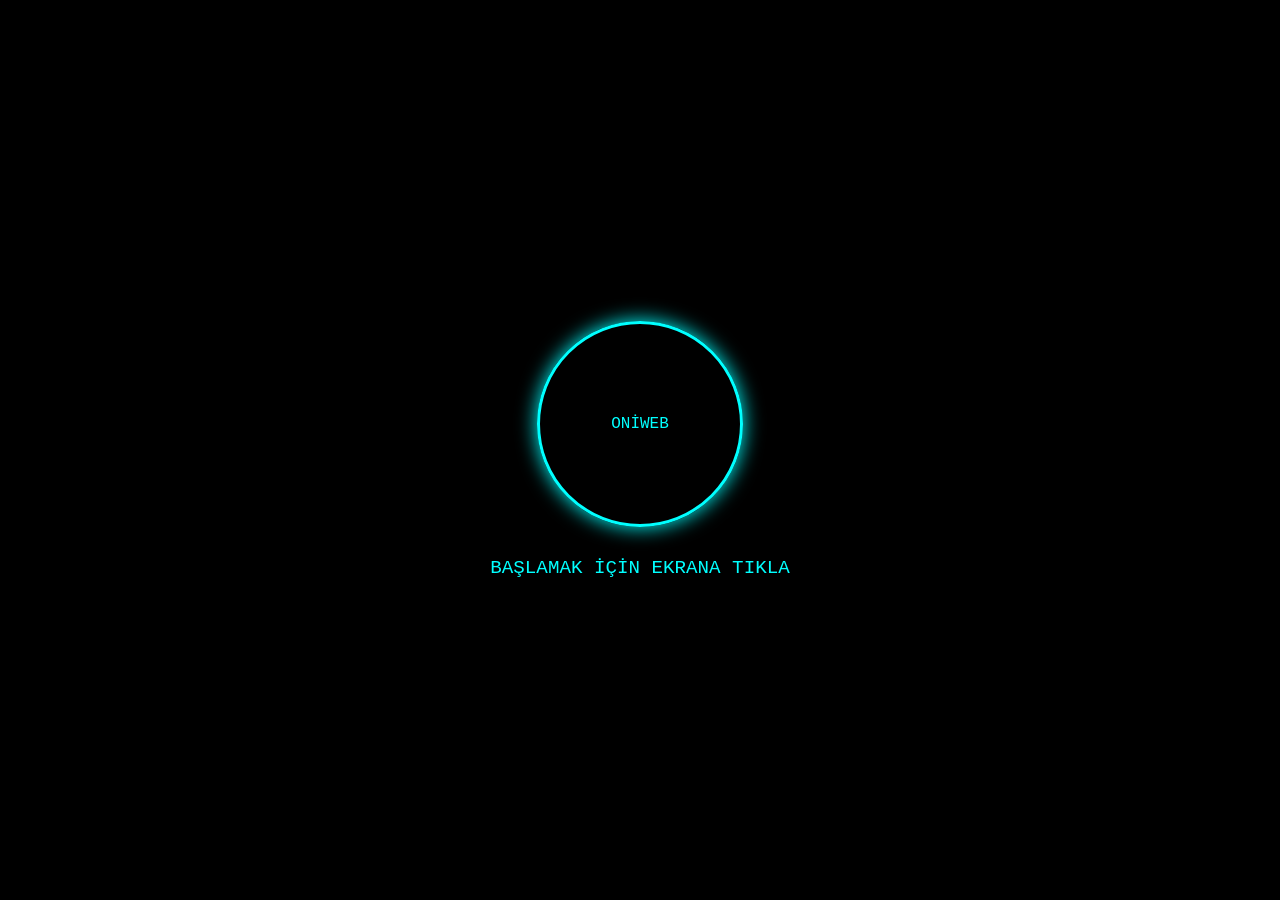
<file: oniweb.html>
<!DOCTYPE html>
<html lang="tr">
<head>
    <meta charset="UTF-8">
    <title>ONİWEB OS | V44 FULL</title>
    <style>
        body { background: #000; color: #00ffff; font-family: 'Courier New', monospace; height: 100vh; display: flex; flex-direction: column; justify-content: center; align-items: center; cursor: pointer; margin: 0; }
        .core { width: 200px; height: 200px; border: 3px solid #00ffff; border-radius: 50%; display: flex; align-items: center; justify-content: center; box-shadow: 0 0 20px #00ffff; }
        #status { margin-top: 30px; font-size: 1.2rem; text-transform: uppercase; text-align: center; max-width: 80%; }
    </style>
</head>
<body>
    <div class="core" id="core">ONİWEB</div>
    <div id="status">BAŞLAMAK İÇİN EKRANA TIKLA</div>

    <script>
        const status = document.getElementById('status');
        const synth = window.speechSynthesis;
        let isStarted = false;
        const rec = new (window.SpeechRecognition || window.webkitSpeechRecognition)();
        rec.lang = 'tr-TR';
        rec.continuous = true;

        function speak(text) {
            rec.stop();
            const msg = new SpeechSynthesisUtterance(text);
            msg.lang = 'tr-TR';
            msg.onend = () => { if(isStarted) rec.start(); status.innerText = "DİNLENİYOR..."; };
            synth.speak(msg);
        }

        document.body.addEventListener('click', () => {
            if(!isStarted) {
                isStarted = true;
                status.innerText = "SİSTEM AKTİF...";
                rec.start();
                speak("Sistem çevrimiçi kanka.");
            }
        });

        rec.onresult = (e) => {
            const cmd = e.results[e.results.length - 1][0].transcript.toLowerCase();
            status.innerText = "KOMUT: " + cmd;

            // 1. TÜRKÇE ÇEVİRİ (Google Çeviri Modu)
            if (cmd.includes("türkçesi nedir")) {
                let kelime = cmd.replace("türkçesi nedir", "").trim();
                status.innerText = "ÇEVRİLİYOR: " + kelime;
                // Google Çeviri API'si kullanarak çeviriyi alıyoruz
                fetch(`https://translate.googleapis.com/translate_a/single?client=gtx&sl=en&tl=tr&dt=t&q=${encodeURIComponent(kelime)}`)
                .then(res => res.json())
                .then(data => {
                    let sonuc = data[0][0][0];
                    speak(kelime + " kelimesinin Türkçesi " + sonuc + " kanka.");
                });
            }
            // 2. WIKIPEDIA (BİLGİ)
            else if (cmd.includes("kimdir") || cmd.includes("nedir")) {
                let konu = cmd.replace("kimdir", "").replace("nedir", "").trim();
                fetch('https://tr.wikipedia.org/api/rest_v1/page/summary/' + encodeURIComponent(konu))
                .then(res => res.json())
                .then(data => data.extract ? speak(data.extract) : speak("Araştırmalarım sonucunda bir yere varamadım kanka."));
            }
            // 3. MÜZİK
            else if (cmd.includes("aç")) {
                window.open("https://music.youtube.com/search?q=" + encodeURIComponent(cmd.replace("aç", "").trim()), "_blank");
                speak("Açıyorum kanka.");
            } else {
                speak("Anlayamadım kanka, bir daha söyler misin?");
            }
        };
        rec.onerror = () => { if(isStarted) rec.start(); };
    </script>
</body>
</html>
</file>
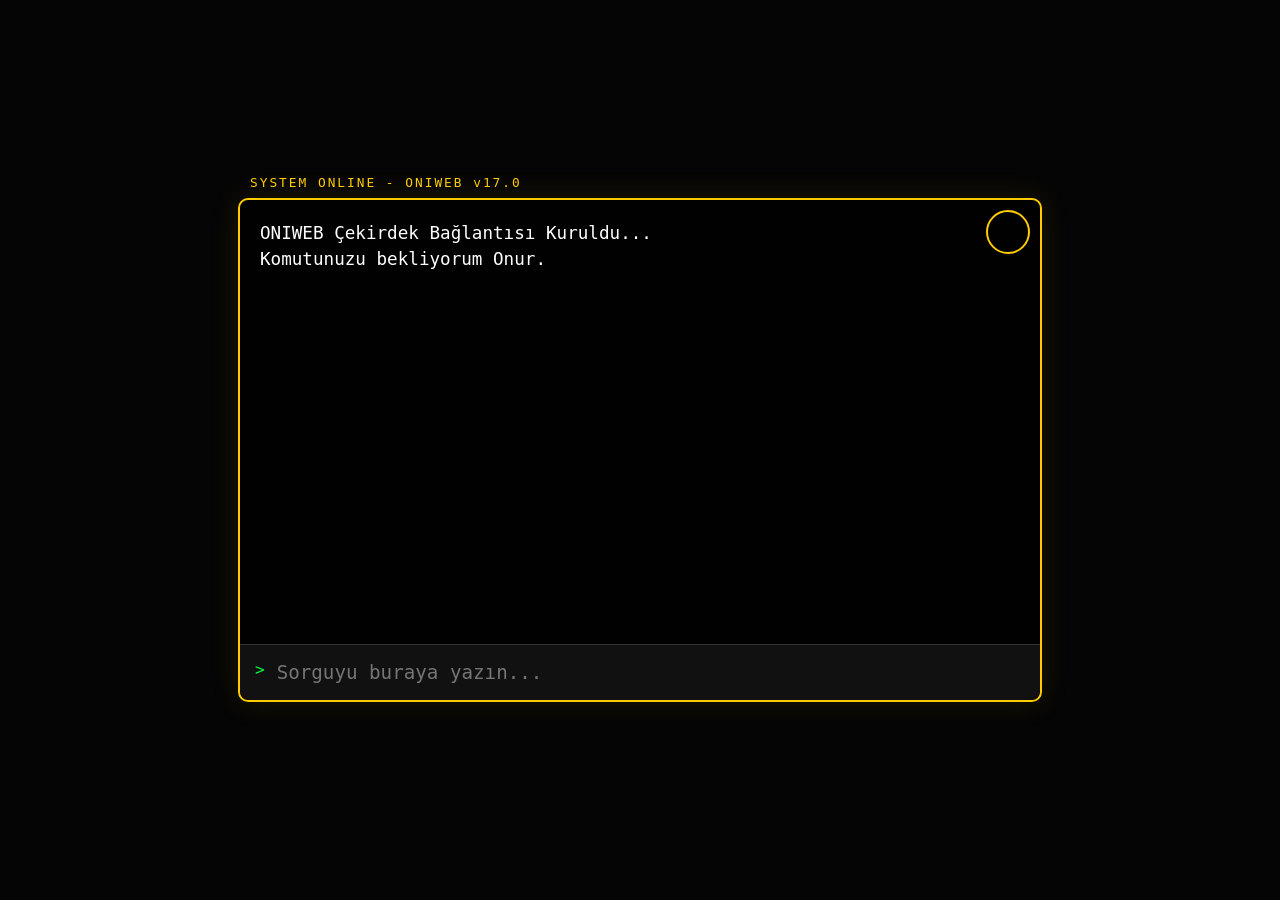
<file: oniweb_os.html>
<!DOCTYPE html>
<html lang="tr">
<head>
    <meta charset="UTF-8">
    <title>ONİWEB OS | NEURAL TERMINAL</title>
    <style>
        :root { --glow: #00ff41; --accent: #ffcc00; --bg: #050505; }
        
        body { 
            background: var(--bg); color: var(--accent); 
            font-family: 'Consolas', monospace; height: 100vh; margin: 0; 
            display: flex; flex-direction: column; justify-content: center; align-items: center; 
        }

        /* Ana Panel */
        .terminal-box {
            width: 90%; max-width: 800px; height: 500px;
            background: rgba(0, 0, 0, 0.8); border: 2px solid var(--accent);
            box-shadow: 0 0 30px rgba(255, 204, 0, 0.1);
            display: flex; flex-direction: column; border-radius: 10px; position: relative;
        }

        /* Hareketli Çizgiler Arka Planı */
        .terminal-box::before {
            content: "SYSTEM ONLINE - ONIWEB v17.0"; position: absolute; top: -25px; left: 10px;
            font-size: 0.8rem; color: var(--accent); letter-spacing: 2px;
        }

        /* Çıktı Ekranı */
        #output-screen {
            flex: 1; padding: 20px; overflow-y: auto; color: #fff;
            font-size: 1.1rem; line-height: 1.5; border-bottom: 1px solid #333;
        }

        /* Giriş Alanı */
        .input-area { display: flex; padding: 15px; background: #111; border-radius: 0 0 10px 10px; }
        
        #user-input {
            background: transparent; border: none; color: var(--glow);
            width: 100%; font-size: 1.2rem; outline: none; font-family: inherit;
        }

        .cursor { animation: blink 1s infinite; color: var(--glow); margin-right: 10px; }

        @keyframes blink { 0%, 100% { opacity: 1; } 50% { opacity: 0; } }

        /* Görsel Efekt: Çekirdek */
        .mini-core {
            position: absolute; top: 10px; right: 10px; width: 40px; height: 40px;
            border: 2px solid var(--accent); border-radius: 50%; animation: spin 4s linear infinite;
        }
        @keyframes spin { 100% { transform: rotate(360deg); } }
    </style>
</head>
<body>

    <div class="terminal-box">
        <div class="mini-core"></div>
        <div id="output-screen">ONIWEB Çekirdek Bağlantısı Kuruldu...<br>Komutunuzu bekliyorum Onur.</div>
        
        <div class="input-area">
            <span class="cursor">></span>
            <input type="text" id="user-input" placeholder="Sorguyu buraya yazın..." autofocus autocomplete="off">
        </div>
    </div>

    <script>
        const output = document.getElementById('output-screen');
        const input = document.getElementById('user-input');
        const synth = window.speechSynthesis;

        // --- BURASI SENİN ÖZEL VERİ TABANIN ---
        const ozelBilgiler = {
            "atatürk": "Mustafa Kemal Atatürk, 1881 yılında Selanik'te doğdu. Türk asker, devlet adamı ve Türkiye Cumhuriyeti'nin kurucusudur. Hayatı boyunca Türk milletinin bağımsızlığı ve çağdaşlaşması için mücadele etmiştir. 10 Kasım 1938'de hayata gözlerini yummuştur.",
            "oniweb": "Oniweb, Onur Yıldırım tarafından geliştirilen, internet tabanlı bir yapay zeka arayüzüdür.",
            "erbaa": "Erbaa, Tokat'ın en büyük ve en gelişmiş ilçesidir. Yeşilırmak havzasında bulunur."
        };

        function speak(text) {
            const utter = new SpeechSynthesisUtterance(text);
            utter.lang = 'tr-TR';
            utter.pitch = 0.85;
            utter.rate = 1.05;
            synth.speak(utter);
        }

        async function arastir(sorgu) {
            output.innerHTML += `<br><span style="color:var(--accent)">[SİSTEM]:</span> "${sorgu}" araştırılıyor...`;
            
            // 1. Önce özel verilere bak
            for (let anahtar in ozelBilgiler) {
                if (sorgu.toLowerCase().includes(anahtar)) {
                    return ozelBilgiler[anahtar];
                }
            }

            // 2. Hava durumu kontrolü
            if (sorgu.toLowerCase().includes("hava")) {
                const res = await fetch('https://api.open-meteo.com/v1/forecast?latitude=40.66&longitude=36.57&current_weather=true');
                const d = await res.json();
                return `Erbaa için güncel sıcaklık ${Math.round(d.current_weather.temperature)} derecedir.`;
            }

            // 3. Genel Bilgi (Wikipedia API)
            try {
                const res = await fetch(`https://tr.wikipedia.org/api/rest_v1/page/summary/${encodeURIComponent(sorgu)}`);
                const data = await res.json();
                return data.extract || "Bu konuda internet veri tabanında özet bir bilgi bulunamadı.";
            } catch (e) {
                return "Bağlantı hatası: Bilgiye şu an ulaşılamıyor.";
            }
        }

        input.addEventListener('keypress', async (e) => {
            if (e.key === 'Enter') {
                const query = input.value;
                input.value = '';
                
                output.innerHTML += `<br><br><span style="color:var(--glow)">> ONUR:</span> ${query}`;
                
                const cevap = await arastir(query);
                
                output.innerHTML += `<br><span style="color:var(--accent)">> ONİWEB:</span> ${cevap}`;
                output.scrollTop = output.scrollHeight; // Ekranı aşağı kaydır
                
                speak(cevap);
            }
        });
    </script>
</body>
</html>
</file>
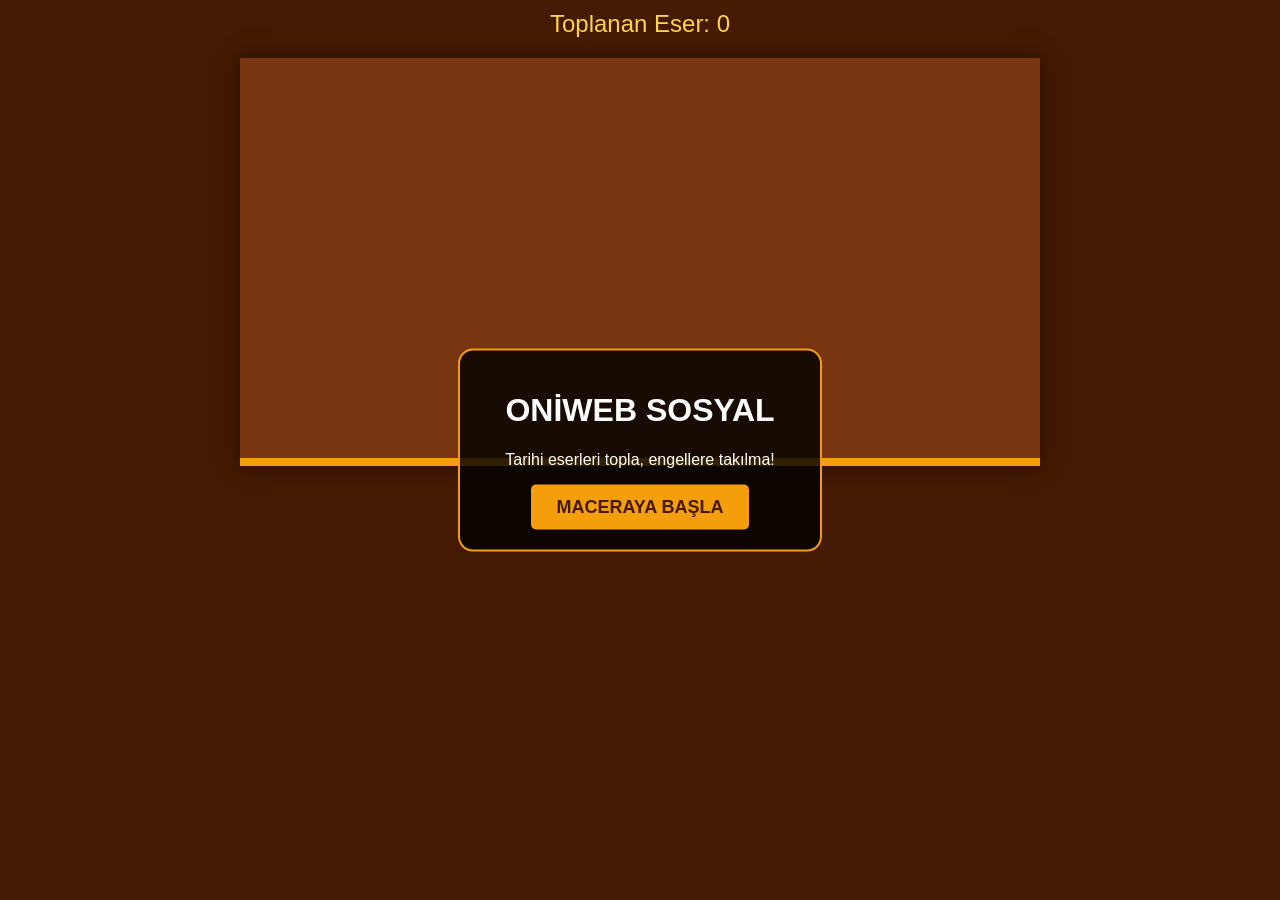
<file: sosyal-oyun.html>
<!DOCTYPE html>
<html lang="tr">
<head>
    <meta charset="UTF-8">
    <meta name="viewport" content="width=device-width, initial-scale=1.0, maximum-scale=1.0, user-scalable=no">
    <title>ONİWEB SOSYAL | Tarih Koşusu</title>
    <style>
        body { background: #451a03; color: white; font-family: 'Verdana', sans-serif; text-align: center; margin: 0; overflow: hidden; touch-action: manipulation; }
        /* Canvas'ı mobil uyumlu yaptık */
        canvas { background: #78350f; border-bottom: 8px solid #f59e0b; display: block; margin: 20px auto; box-shadow: 0 0 20px rgba(0,0,0,0.5); max-width: 100%; height: auto; }
        .ui-layer { position: absolute; top: 50%; left: 50%; transform: translate(-50%, -50%); background: rgba(0,0,0,0.8); padding: 20px; border-radius: 15px; border: 2px solid #f59e0b; width: 85%; max-width: 320px; }
        .btn { background: #f59e0b; color: #451a03; padding: 12px 25px; border: none; border-radius: 5px; font-weight: bold; cursor: pointer; font-size: 18px; }
        #score { font-size: 24px; margin-top: 10px; color: #fcd34d; }
    </style>
</head>
<body>

    <div id="score">Toplanan Eser: 0</div>
    <canvas id="gameCanvas" width="800" height="400"></canvas>

    <div id="menu" class="ui-layer">
        <h1 id="title">ONİWEB SOSYAL</h1>
        <p>Tarihi eserleri topla, engellere takılma!</p>
        <button class="btn" onclick="startGame()" ontouchstart="startGame()">MACERAYA BAŞLA</button>
    </div>

    <script>
        const canvas = document.getElementById("gameCanvas");
        const ctx = canvas.getContext("2d");
        const scoreElement = document.getElementById("score");
        const menu = document.getElementById("menu");
        const title = document.getElementById("title");

        let score = 0;
        let gameRunning = false;
        
        let player = { x: 50, y: 310, w: 45, h: 45, dy: 0, jumpForce: 13, gravity: 0.7, grounded: false };
        let obstacle = { x: 850, y: 300, w: 40, h: 55, speed: 7.5 };

        function drawPlayer() {
            ctx.fillStyle = "#fcd34d"; // Altın sarısı hazine avcısı
            ctx.fillRect(player.x, player.y, player.w, player.h);
            // Şapka detayı
            ctx.fillStyle = "#92400e";
            ctx.fillRect(player.x - 5, player.y, player.w + 10, 10);
        }

        function drawObstacle() {
            ctx.fillStyle = "#451a03"; // Koyu kahverengi kaya/dağ
            ctx.beginPath();
            ctx.moveTo(obstacle.x, obstacle.y + 55);
            ctx.lineTo(obstacle.x + 20, obstacle.y);
            ctx.lineTo(obstacle.x + 40, obstacle.y + 55);
            ctx.fill();
        }

        function update() {
            if (!gameRunning) return;

            player.dy += player.gravity;
            player.y += player.dy;

            if (player.y > 310) {
                player.y = 310;
                player.dy = 0;
                player.grounded = true;
            }

            obstacle.x -= obstacle.speed;
            if (obstacle.x < -50) {
                obstacle.x = 850 + Math.random() * 400;
                score++;
                scoreElement.innerText = "Toplanan Eser: " + score;
                obstacle.speed += 0.2;
            }

            if (player.x < obstacle.x + obstacle.w - 10 &&
                player.x + player.w > obstacle.x + 10 &&
                player.y + player.h > obstacle.y) {
                gameOver();
            }

            ctx.clearRect(0, 0, canvas.width, canvas.height);
            
            ctx.strokeStyle = "rgba(255,255,255,0.2)";
            ctx.setLineDash([20, 20]);
            ctx.beginPath();
            ctx.moveTo(0, 355);
            ctx.lineTo(800, 355);
            ctx.stroke();
            ctx.setLineDash([]);

            drawPlayer();
            drawObstacle();
            requestAnimationFrame(update);
        }

        function startGame() {
            if(gameRunning) return;
            score = 0;
            obstacle.speed = 7.5;
            obstacle.x = 850;
            player.y = 310;
            gameRunning = true;
            menu.style.display = "none";
            scoreElement.innerText = "Toplanan Eser: 0";
            update();
        }

        function gameOver() {
            gameRunning = false;
            menu.style.display = "block";
            title.innerText = "TARİHİ KAYIP!";
            document.querySelector(".btn").innerText = "KEŞFE YENİDEN BAŞLA";
        }

        // ZIPLAMA FONKSİYONU (Hem tuş hem dokunma için ortak)
        function jump() {
            if (player.grounded && gameRunning) {
                player.dy = -player.jumpForce;
                player.grounded = false;
            }
        }

        // Klavye Kontrolü
        window.addEventListener("keydown", (e) => {
            if (e.code === "Space") jump();
        });

        // Dokunmatik Kontrolü (Ekrana dokunulduğunda zıplar)
        window.addEventListener("touchstart", (e) => {
            if (gameRunning) {
                jump();
                // Sayfanın aşağı kaymasını engellemek için:
                if (e.target === canvas) e.preventDefault();
            }
        }, { passive: false });

    </script>
</body>
</html>
</file>
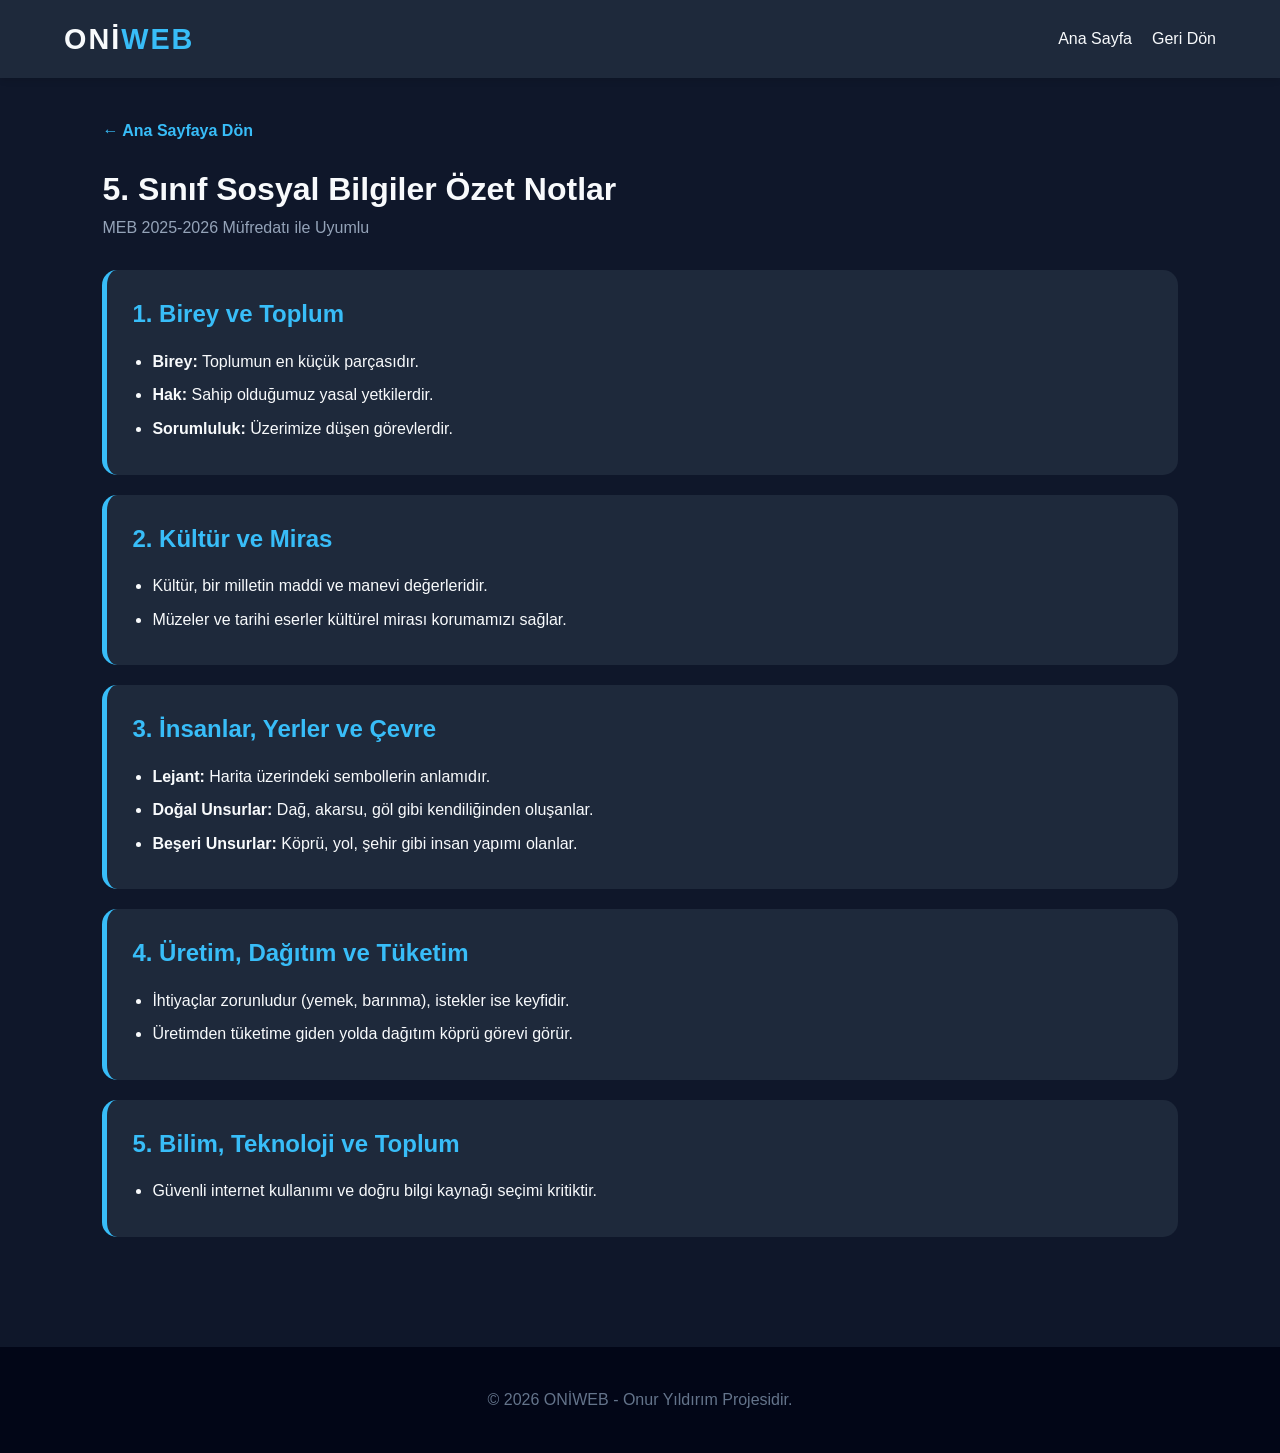
<file: sosyal.html>
<!DOCTYPE html>
<html lang="tr">
<head>
    <meta charset="UTF-8">
    <meta name="viewport" content="width=device-width, initial-scale=1.0">
    <title>5. Sınıf Sosyal Bilgiler | ONİWEB</title>
    <link rel="stylesheet" href="style.css">
    <style>
        .not-container { padding: 40px 8%; }
        .not-section {
            background: #1e293b;
            padding: 25px;
            margin-bottom: 20px;
            border-radius: 15px;
            border-left: 5px solid #38bdf8;
        }
        .not-section h2 { color: #38bdf8; margin-bottom: 15px; }
        .not-section ul { padding-left: 20px; }
        .not-section li { margin-bottom: 8px; }
        .back-btn {
            display: inline-block;
            margin-bottom: 20px;
            color: #38bdf8;
            text-decoration: none;
            font-weight: bold;
        }
    </style>
</head>
<body>

    <nav class="navbar">
        <div class="logo">ONİ<span>WEB</span></div>
        <ul class="nav-links">
            <li><a href="index.html">Ana Sayfa</a></li>
            <li><a href="index.html">Geri Dön</a></li>
        </ul>
    </nav>

    <div class="not-container">
        <a href="index.html" class="back-btn">← Ana Sayfaya Dön</a>
        <h1>5. Sınıf Sosyal Bilgiler Özet Notlar</h1>
        <p style="color: #94a3b8; margin-bottom: 30px;">MEB 2025-2026 Müfredatı ile Uyumlu</p>

        <div class="not-section">
            <h2>1. Birey ve Toplum</h2>
            <ul>
                <li><strong>Birey:</strong> Toplumun en küçük parçasıdır.</li>
                <li><strong>Hak:</strong> Sahip olduğumuz yasal yetkilerdir.</li>
                <li><strong>Sorumluluk:</strong> Üzerimize düşen görevlerdir.</li>
            </ul>
        </div>

        <div class="not-section">
            <h2>2. Kültür ve Miras</h2>
            <ul>
                <li>Kültür, bir milletin maddi ve manevi değerleridir.</li>
                <li>Müzeler ve tarihi eserler kültürel mirası korumamızı sağlar.</li>
            </ul>
        </div>

        <div class="not-section">
            <h2>3. İnsanlar, Yerler ve Çevre</h2>
            <ul>
                <li><strong>Lejant:</strong> Harita üzerindeki sembollerin anlamıdır.</li>
                <li><strong>Doğal Unsurlar:</strong> Dağ, akarsu, göl gibi kendiliğinden oluşanlar.</li>
                <li><strong>Beşeri Unsurlar:</strong> Köprü, yol, şehir gibi insan yapımı olanlar.</li>
            </ul>
        </div>

        <div class="not-section">
            <h2>4. Üretim, Dağıtım ve Tüketim</h2>
            <ul>
                <li>İhtiyaçlar zorunludur (yemek, barınma), istekler ise keyfidir.</li>
                <li>Üretimden tüketime giden yolda dağıtım köprü görevi görür.</li>
            </ul>
        </div>

        <div class="not-section">
            <h2>5. Bilim, Teknoloji ve Toplum</h2>
            <ul>
                <li>Güvenli internet kullanımı ve doğru bilgi kaynağı seçimi kritiktir.</li>
            </ul>
        </div>
    </div>

    <footer>
        <p>&copy; 2026 ONİWEB - Onur Yıldırım Projesidir.</p>
    </footer>

</body>
</html>
</file>
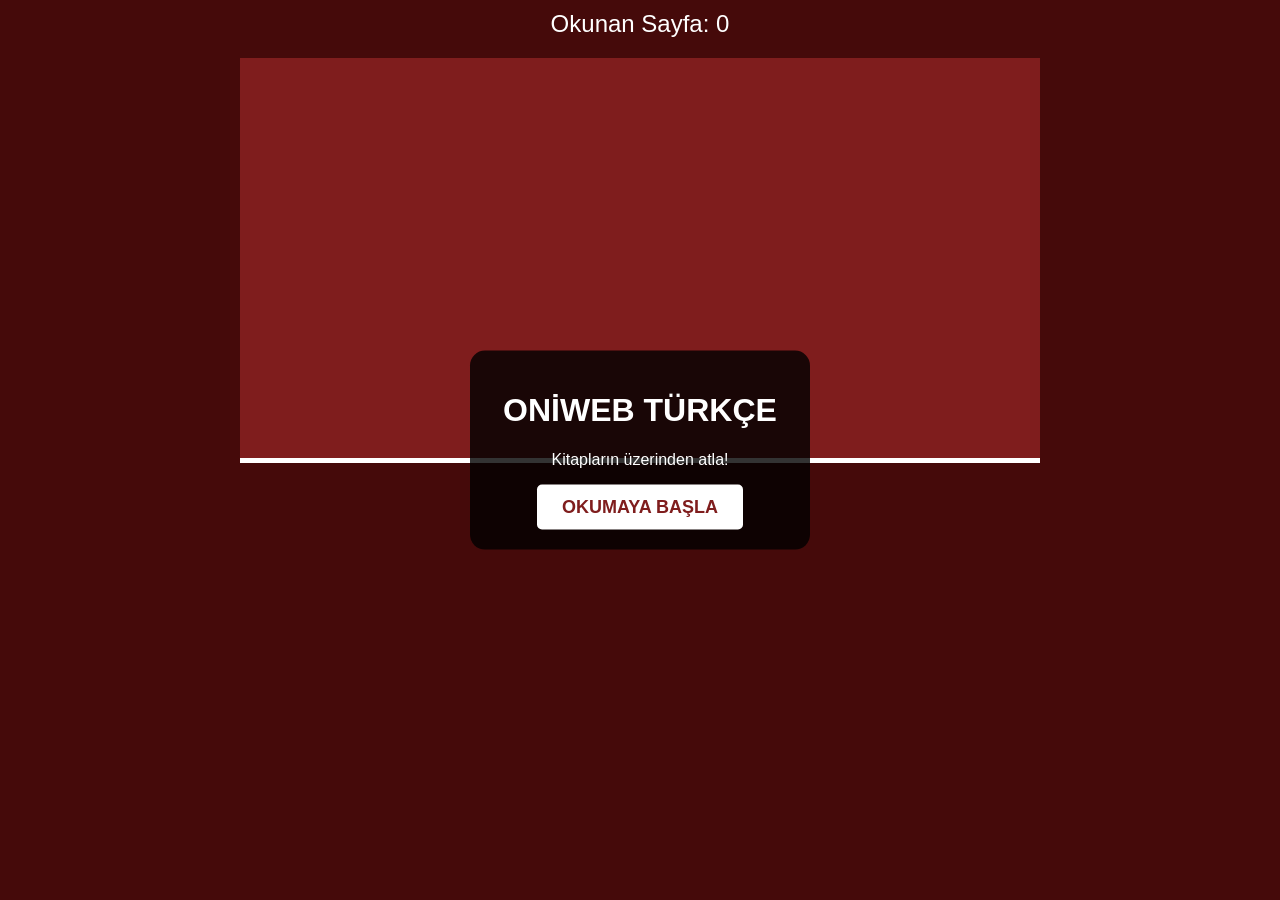
<file: turkce-oyun.html>
<!DOCTYPE html>
<html lang="tr">
<head>
    <meta charset="UTF-8">
    <meta name="viewport" content="width=device-width, initial-scale=1.0, maximum-scale=1.0, user-scalable=no">
    <title>ONİWEB TÜRKÇE | Kitap Koşusu</title>
    <style>
        body { background: #450a0a; color: white; font-family: Arial; text-align: center; margin: 0; overflow: hidden; touch-action: manipulation; }
        /* Canvas'ı mobil uyumlu yaptık */
        canvas { background: #7f1d1d; border-bottom: 5px solid white; display: block; margin: 20px auto; max-width: 100%; height: auto; }
        .ui-layer { position: absolute; top: 50%; left: 50%; transform: translate(-50%, -50%); background: rgba(0,0,0,0.8); padding: 20px; border-radius: 15px; width: 80%; max-width: 300px; }
        .btn { background: white; color: #7f1d1d; padding: 12px 25px; border: none; border-radius: 5px; font-weight: bold; cursor: pointer; font-size: 18px; }
    </style>
</head>
<body>
    <div id="score" style="font-size:24px; margin-top:10px;">Okunan Sayfa: 0</div>
    <canvas id="gameCanvas" width="800" height="400"></canvas>
    <div id="menu" class="ui-layer">
        <h1>ONİWEB TÜRKÇE</h1>
        <p>Kitapların üzerinden atla!</p>
        <button class="btn" onclick="startGame()" ontouchstart="startGame()">OKUMAYA BAŞLA</button>
    </div>
    <script>
        const canvas = document.getElementById("gameCanvas");
        const ctx = canvas.getContext("2d");
        const menu = document.getElementById("menu");
        let score = 0, gameRunning = false;
        let player = { x: 50, y: 310, w: 40, h: 40, dy: 0, jumpForce: 12, gravity: 0.6, grounded: false };
        let obstacle = { x: 850, y: 310, w: 40, h: 40, speed: 8 };

        function update() {
            if (!gameRunning) return;
            player.dy += player.gravity; player.y += player.dy;
            if (player.y > 310) { player.y = 310; player.dy = 0; player.grounded = true; }
            obstacle.x -= obstacle.speed;
            if (obstacle.x < -40) { obstacle.x = 850; score++; document.getElementById("score").innerText = "Okunan Sayfa: " + score; }
            if (player.x < obstacle.x + 40 && player.x + 40 > obstacle.x && player.y + 40 > obstacle.y) { 
                gameRunning = false; 
                menu.style.display="block"; 
            }
            ctx.clearRect(0, 0, 800, 400);
            ctx.fillStyle = "white"; ctx.fillRect(player.x, player.y, 40, 40); // Karakter
            ctx.fillStyle = "#fecaca"; ctx.fillRect(obstacle.x, obstacle.y, 40, 40); // Engel (Kitap)
            requestAnimationFrame(update);
        }

        function startGame() { 
            if(gameRunning) return;
            score = 0; 
            document.getElementById("score").innerText = "Okunan Sayfa: 0";
            obstacle.x = 850; 
            gameRunning = true; 
            menu.style.display = "none"; 
            update(); 
        }

        // Zıplama komutu
        function jump() {
            if (player.grounded && gameRunning) {
                player.dy = -12;
                player.grounded = false;
            }
        }

        // Klavye desteği
        window.addEventListener("keydown", (e) => { 
            if (e.code === "Space") jump(); 
        });

        // Dokunmatik desteği (Babanın telefonu için asıl bomba burası)
        window.addEventListener("touchstart", (e) => {
            if (gameRunning) {
                jump();
                e.preventDefault(); 
            }
        }, { passive: false });

    </script>
</body>
</html>
</file>
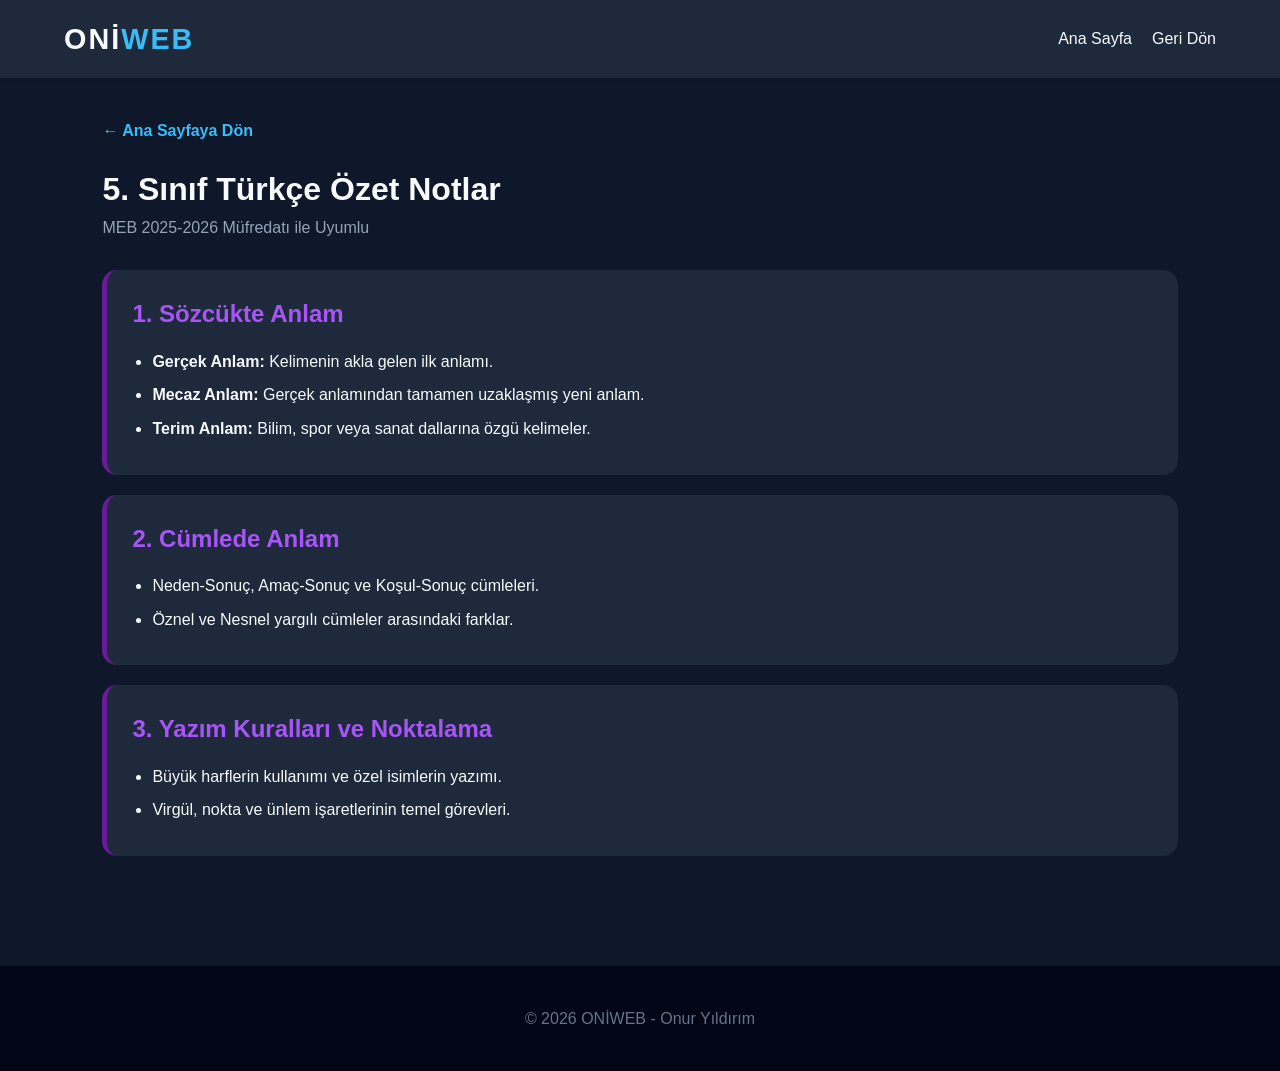
<file: turkce.html>
<!DOCTYPE html>
<html lang="tr">
<head>
    <meta charset="UTF-8">
    <meta name="viewport" content="width=device-width, initial-scale=1.0">
    <title>5. Sınıf Türkçe | ONİWEB</title>
    <link rel="stylesheet" href="style.css">
    <style>
        .not-container { padding: 40px 8%; }
        .not-section {
            background: #1e293b;
            padding: 25px;
            margin-bottom: 20px;
            border-radius: 15px;
            border-left: 5px solid #6a1b9a; /* Türkçe için mor vurgu */
        }
        .not-section h2 { color: #a855f7; margin-bottom: 15px; }
        .not-section ul { padding-left: 20px; }
        .not-section li { margin-bottom: 8px; }
        .back-btn { display: inline-block; margin-bottom: 20px; color: #38bdf8; text-decoration: none; font-weight: bold; }
    </style>
</head>
<body>
    <nav class="navbar">
        <div class="logo">ONİ<span>WEB</span></div>
        <ul class="nav-links">
            <li><a href="index.html">Ana Sayfa</a></li>
            <li><a href="index.html">Geri Dön</a></li>
        </ul>
    </nav>

    <div class="not-container">
        <a href="index.html" class="back-btn">← Ana Sayfaya Dön</a>
        <h1>5. Sınıf Türkçe Özet Notlar</h1>
        <p style="color: #94a3b8; margin-bottom: 30px;">MEB 2025-2026 Müfredatı ile Uyumlu</p>

        <div class="not-section">
            <h2>1. Sözcükte Anlam</h2>
            <ul>
                <li><strong>Gerçek Anlam:</strong> Kelimenin akla gelen ilk anlamı.</li>
                <li><strong>Mecaz Anlam:</strong> Gerçek anlamından tamamen uzaklaşmış yeni anlam.</li>
                <li><strong>Terim Anlam:</strong> Bilim, spor veya sanat dallarına özgü kelimeler.</li>
            </ul>
        </div>

        <div class="not-section">
            <h2>2. Cümlede Anlam</h2>
            <ul>
                <li>Neden-Sonuç, Amaç-Sonuç ve Koşul-Sonuç cümleleri.</li>
                <li>Öznel ve Nesnel yargılı cümleler arasındaki farklar.</li>
            </ul>
        </div>

        <div class="not-section">
            <h2>3. Yazım Kuralları ve Noktalama</h2>
            <ul>
                <li>Büyük harflerin kullanımı ve özel isimlerin yazımı.</li>
                <li>Virgül, nokta ve ünlem işaretlerinin temel görevleri.</li>
            </ul>
        </div>
    </div>

    <footer>
        <p>&copy; 2026 ONİWEB - Onur Yıldırım</p>
    </footer>
</body>
</html>
</file>
<file: style.css>
/* GENEL AYARLAR */
* {
    margin: 0;
    padding: 0;
    box-sizing: border-box;
    font-family: 'Segoe UI', Tahoma, Geneva, Verdana, sans-serif;
}

body {
    background-color: #0f172a;
    color: #f8fafc;
    line-height: 1.6;
}

/* NAVBAR */
.navbar {
    background-color: #1e293b;
    padding: 1rem 5%;
    display: flex;
    justify-content: space-between;
    align-items: center;
    position: sticky;
    top: 0;
    z-index: 1000;
    box-shadow: 0 4px 6px -1px rgba(0, 0, 0, 0.1);
}

.logo {
    font-size: 1.8rem;
    font-weight: bold;
    letter-spacing: 2px;
}

.logo span {
    color: #38bdf8;
}

.nav-links {
    list-style: none;
    display: flex;
    gap: 20px;
}

.nav-links a, .dropbtn {
    text-decoration: none;
    color: #f8fafc;
    font-weight: 500;
    transition: 0.3s;
    background: none;
    border: none;
    cursor: pointer;
    font-size: 1rem;
}

.nav-links a:hover, .dropbtn:hover {
    color: #38bdf8;
}

/* DROPDOWN */
.dropdown {
    position: relative;
    display: inline-block;
}

.dropdown-content {
    display: none;
    position: absolute;
    background-color: #1e293b;
    min-width: 160px;
    box-shadow: 0px 8px 16px rgba(0,0,0,0.2);
    z-index: 1;
    border-radius: 8px;
    margin-top: 10px;
}

.dropdown-content a {
    color: white;
    padding: 12px 16px;
    display: block;
    border-bottom: 1px solid #334155;
}

.dropdown-content a:last-child { border-bottom: none; }
.show { display: block; }

/* HERO BÖLÜMÜ */
.hero {
    background: linear-gradient(rgba(15, 23, 42, 0.7), rgba(15, 23, 42, 0.7)), 
                url('https://images.unsplash.com/photo-1550745165-9bc0b252726f?ixlib=rb-1.2.1&auto=format&fit=crop&w=1350&q=80');
    background-size: cover;
    background-position: center;
    height: 40vh;
    display: flex;
    justify-content: center;
    align-items: center;
    text-align: center;
}

.hero h1 {
    font-size: 3.5rem;
    margin-bottom: 10px;
    color: #38bdf8;
}

/* ANA İÇERIK */
.main-content {
    padding: 50px 10%;
    display: grid;
    grid-template-columns: repeat(auto-fit, minmax(300px, 1fr));
    gap: 30px;
}

.feature-card {
    background-color: #1e293b;
    padding: 30px;
    border-radius: 20px;
    text-align: center;
    transition: 0.3s;
    border: 1px solid #334155;
}

.feature-card:hover {
    transform: translateY(-10px);
    border-color: #38bdf8;
}

.icon-box {
    font-size: 3rem;
    display: block;
    margin-bottom: 15px;
}

/* BUTONLAR VE LİNKLER */
.proje-dersleri {
    display: flex;
    flex-wrap: wrap;
    justify-content: center;
    gap: 10px;
    margin-top: 20px;
}

.proje-dersleri a {
    background: rgba(56, 189, 248, 0.1);
    padding: 10px 15px;
    border-radius: 10px;
    color: #38bdf8;
    text-decoration: none;
    border: 1px solid rgba(56, 189, 248, 0.2);
    font-size: 0.9rem;
    transition: 0.3s;
}

.proje-dersleri a:hover {
    background: #38bdf8;
    color: #0f172a;
}

/* Özel Link Renkleri */
.link-unity:hover { background-color: #ffffff !important; border-color: #fff; }
.link-python:hover { background-color: #ffdd40 !important; border-color: #ffdd40; }
.link-vscode:hover { background-color: #007acc !important; border-color: #007acc; }

/* FOOTER */
footer {
    text-align: center;
    padding: 40px;
    background-color: #020617;
    margin-top: 50px;
    color: #64748b;
}
</file>
